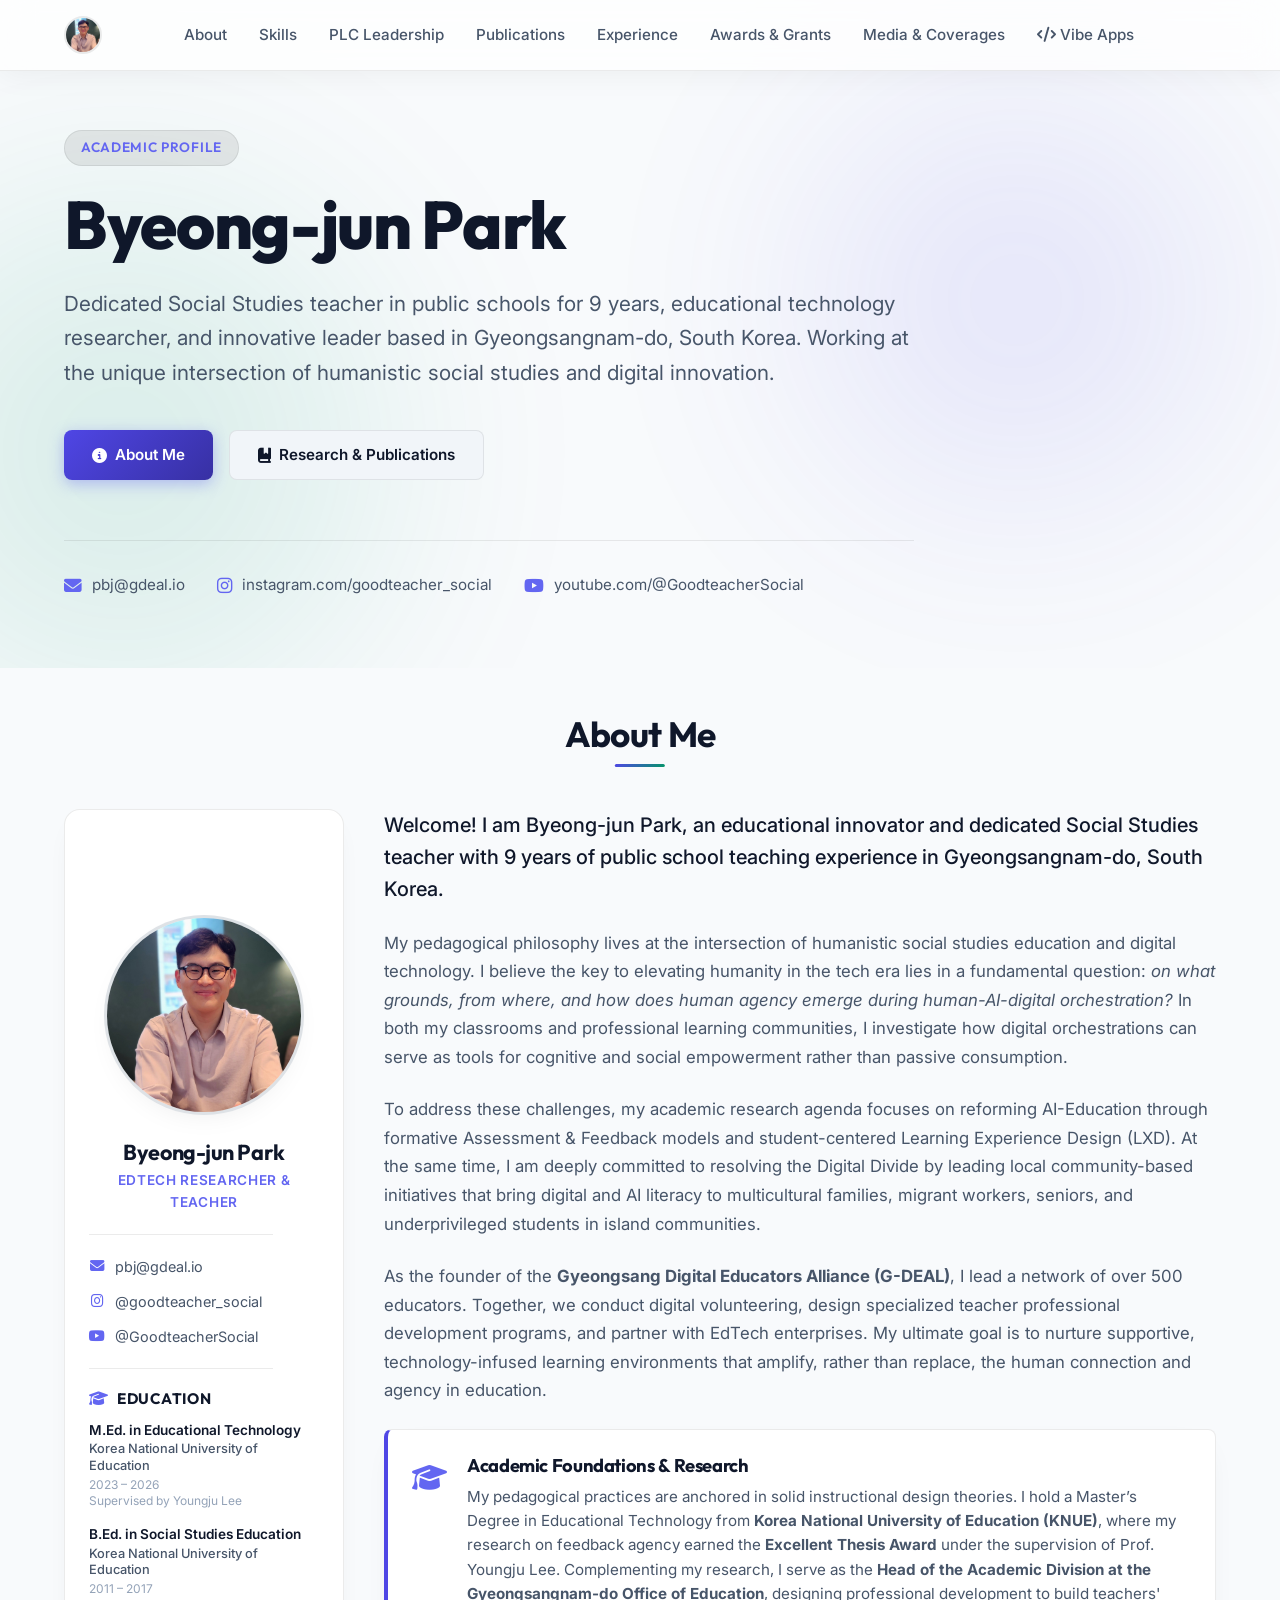
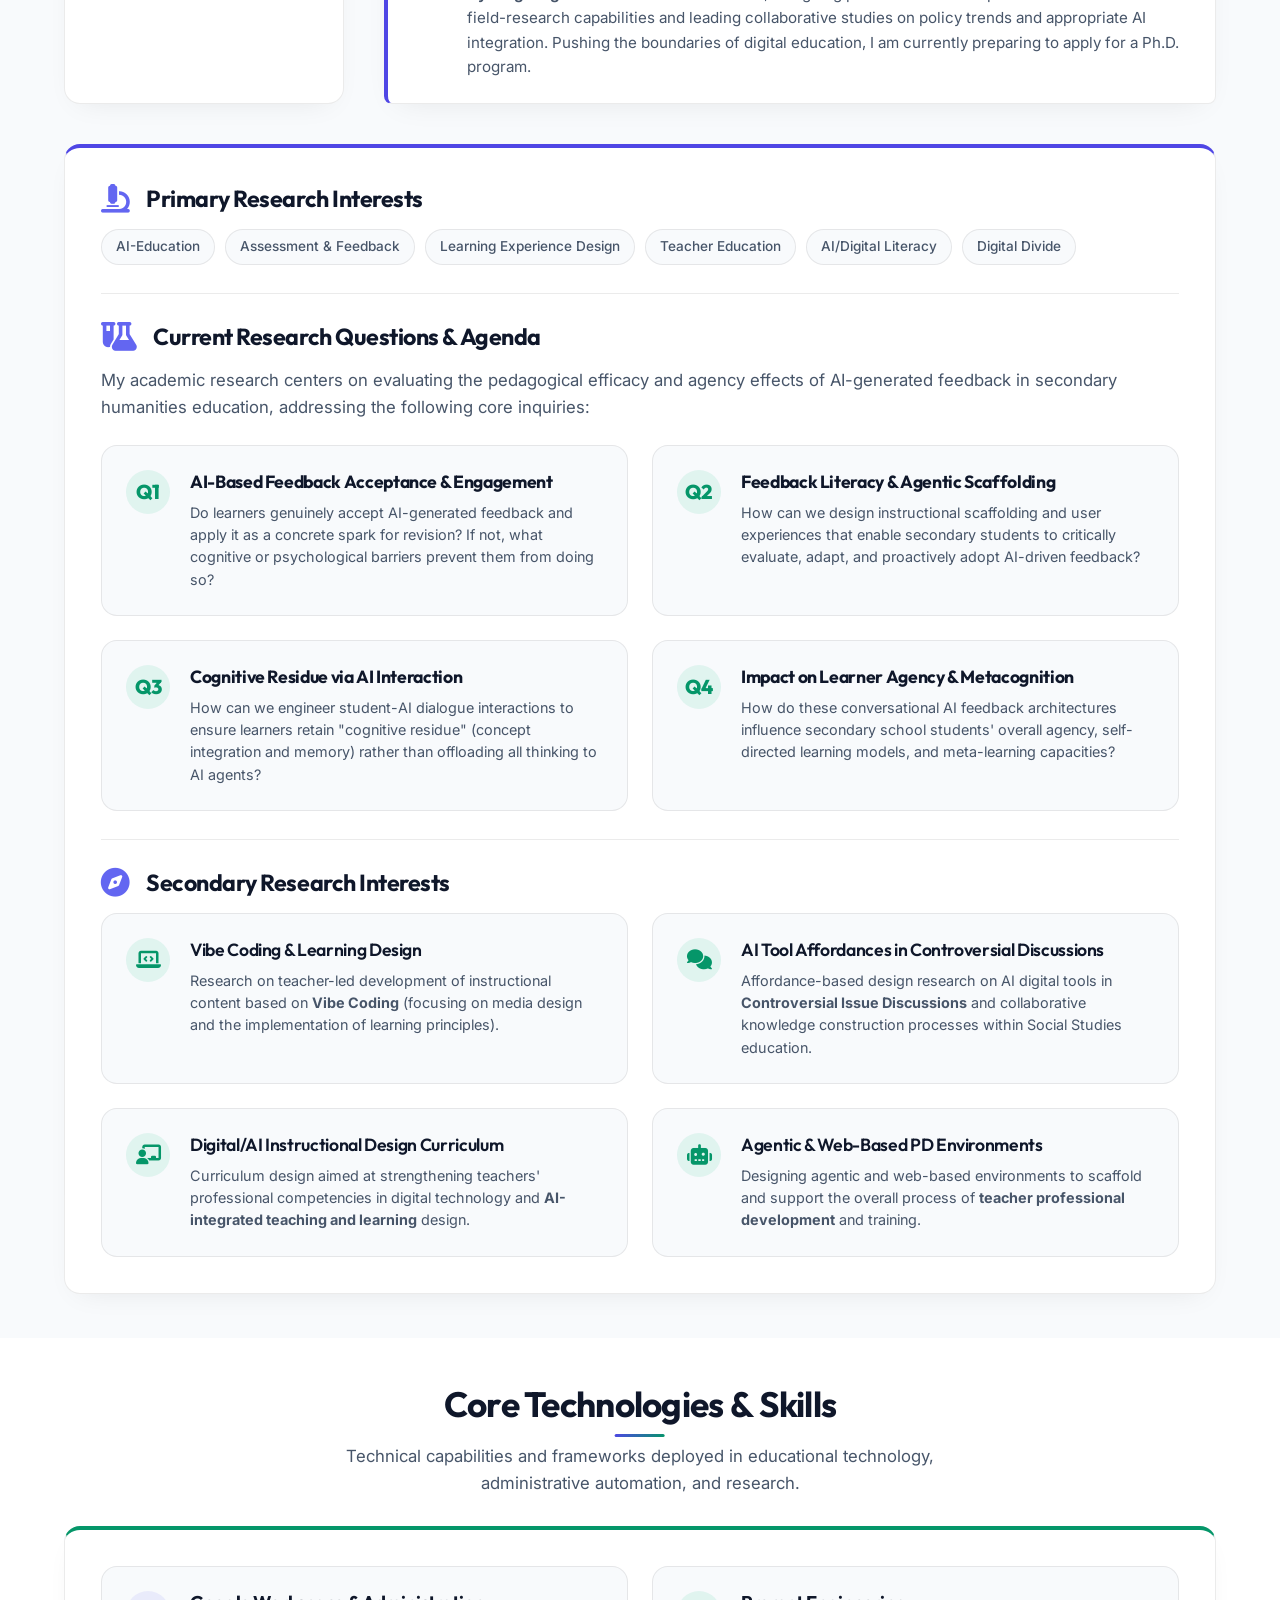
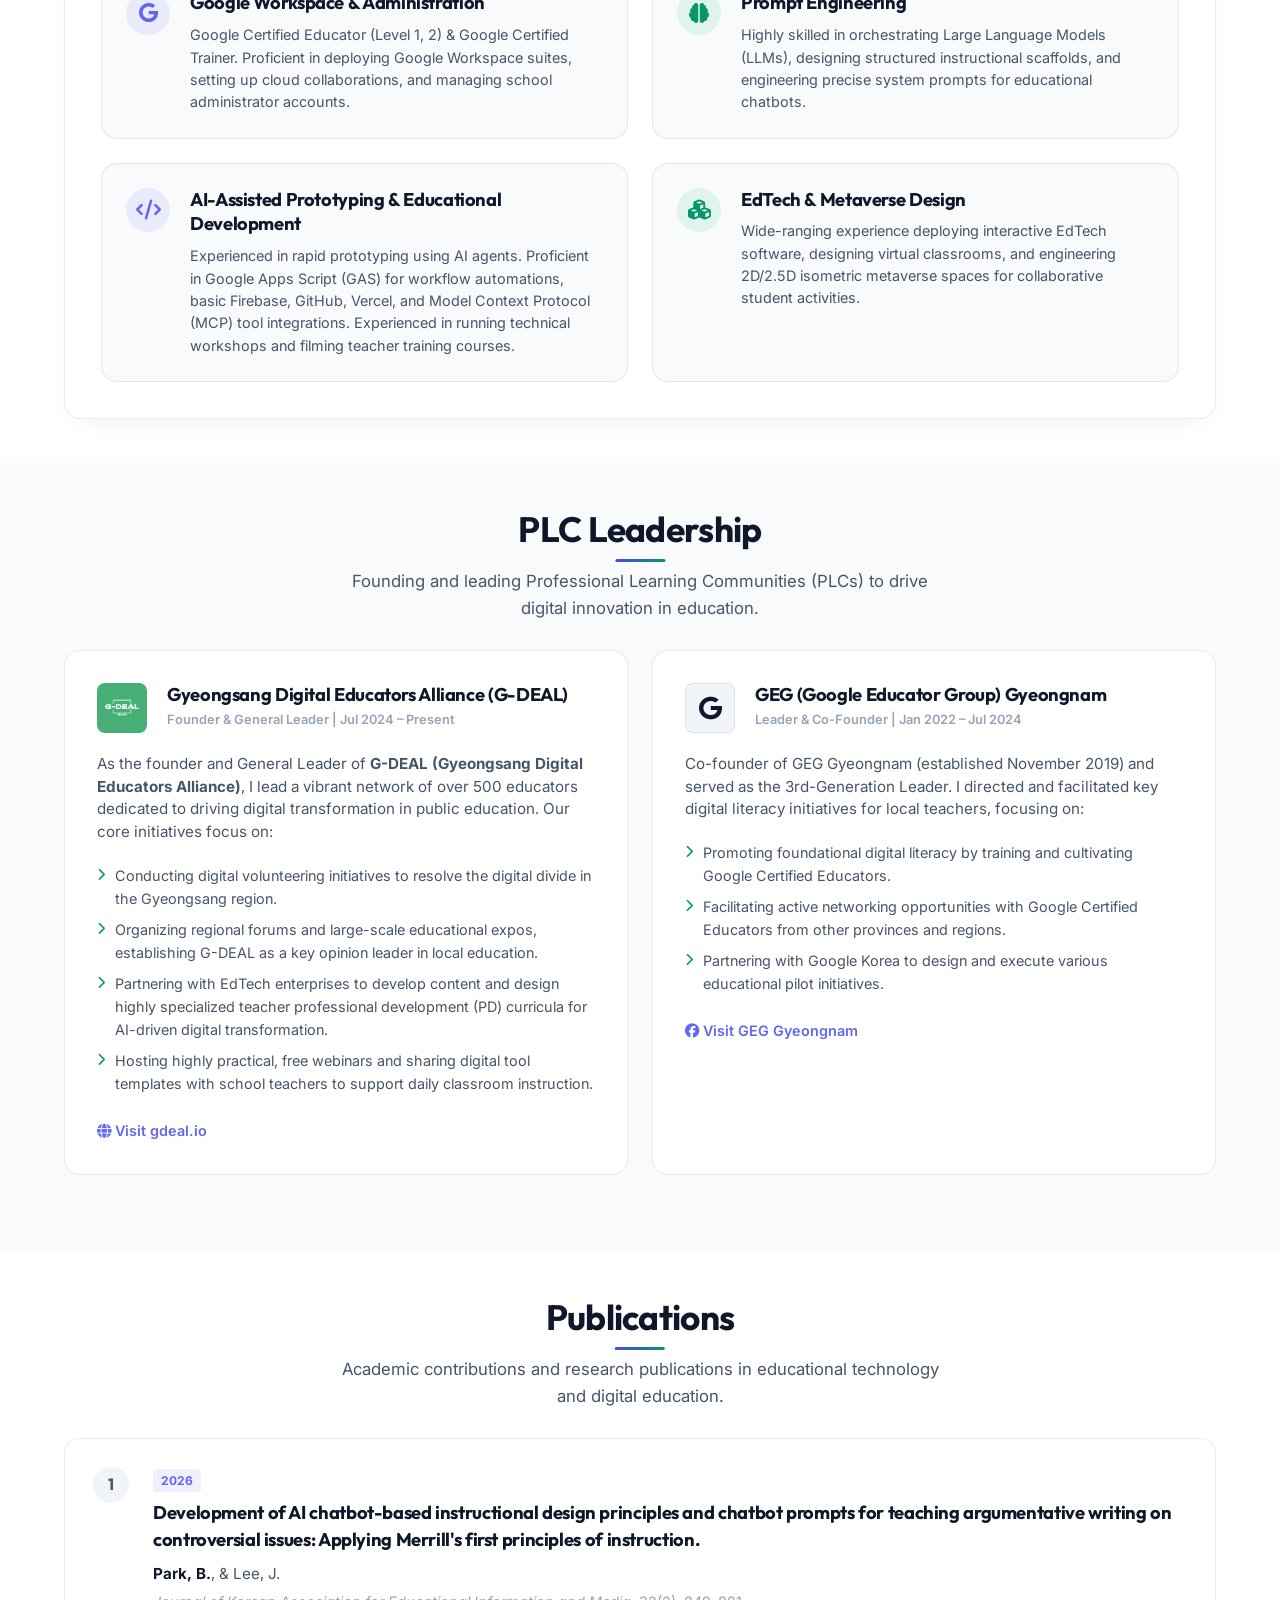
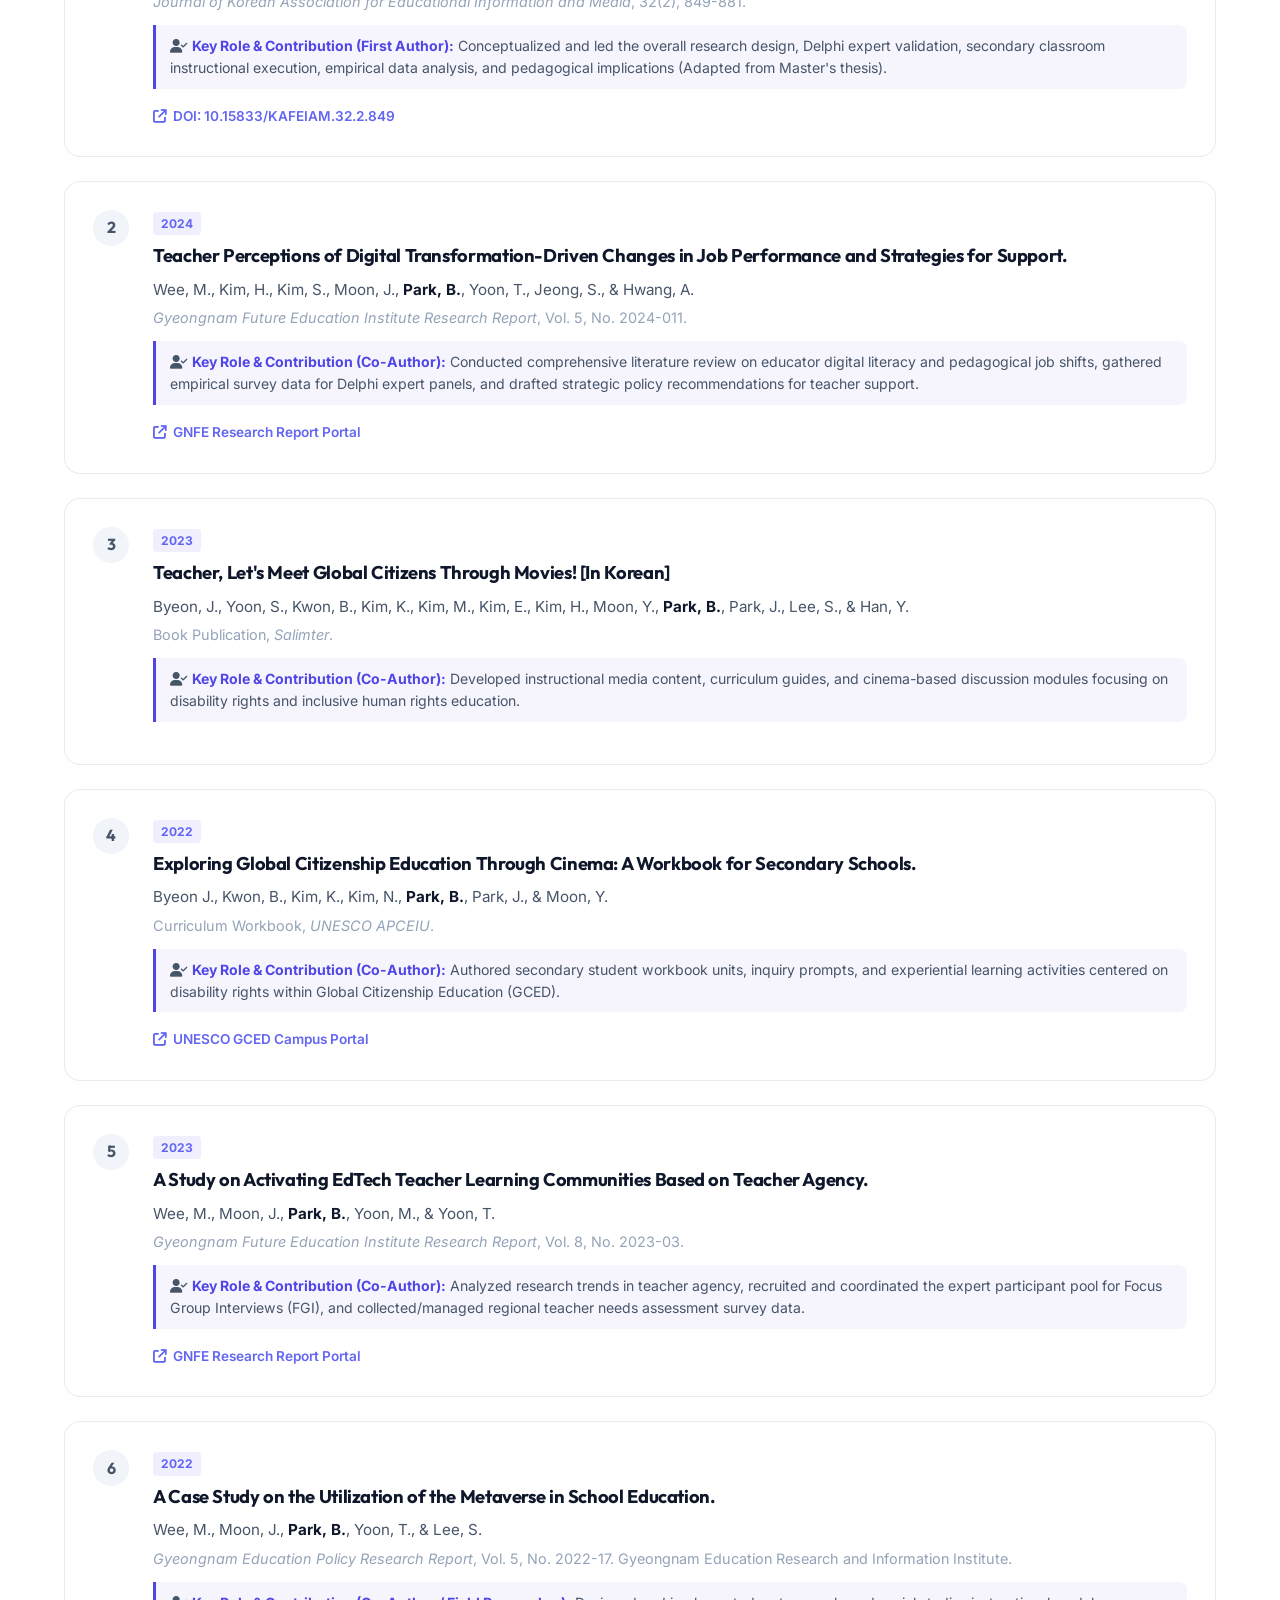
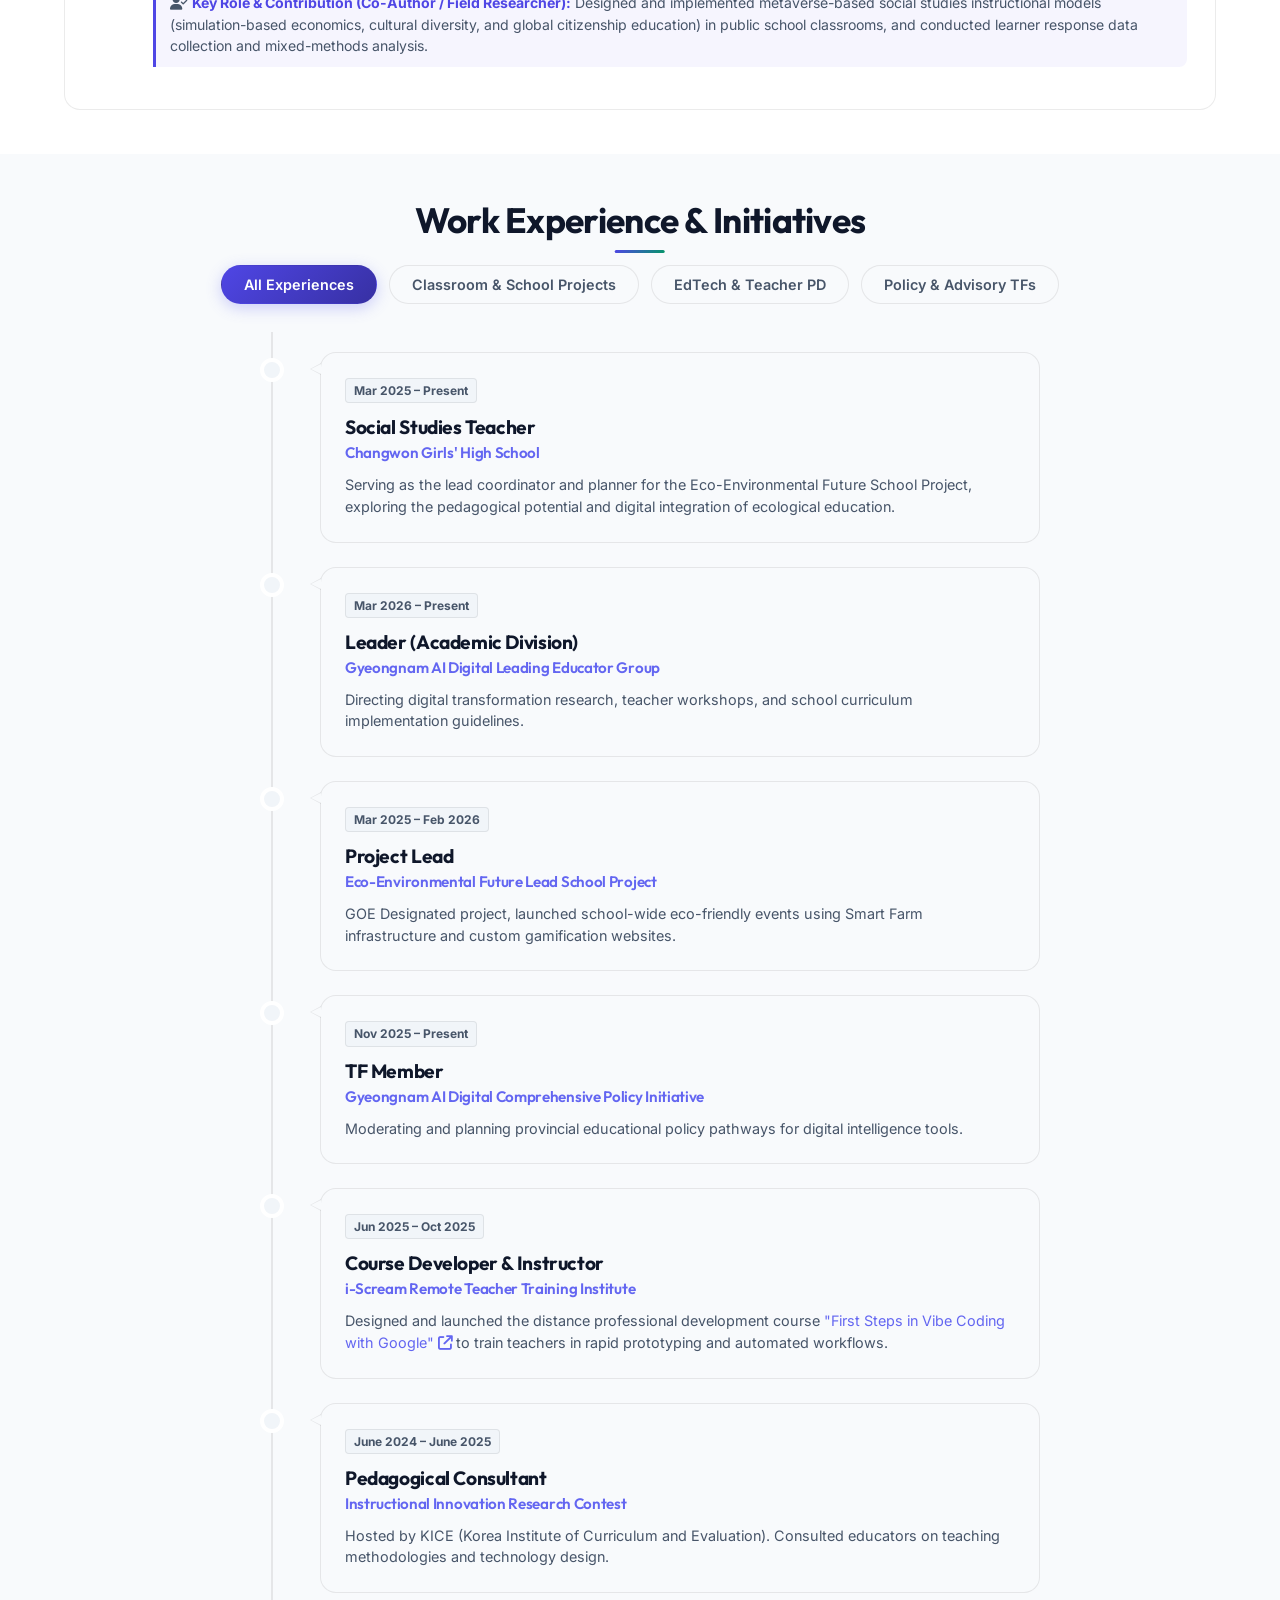
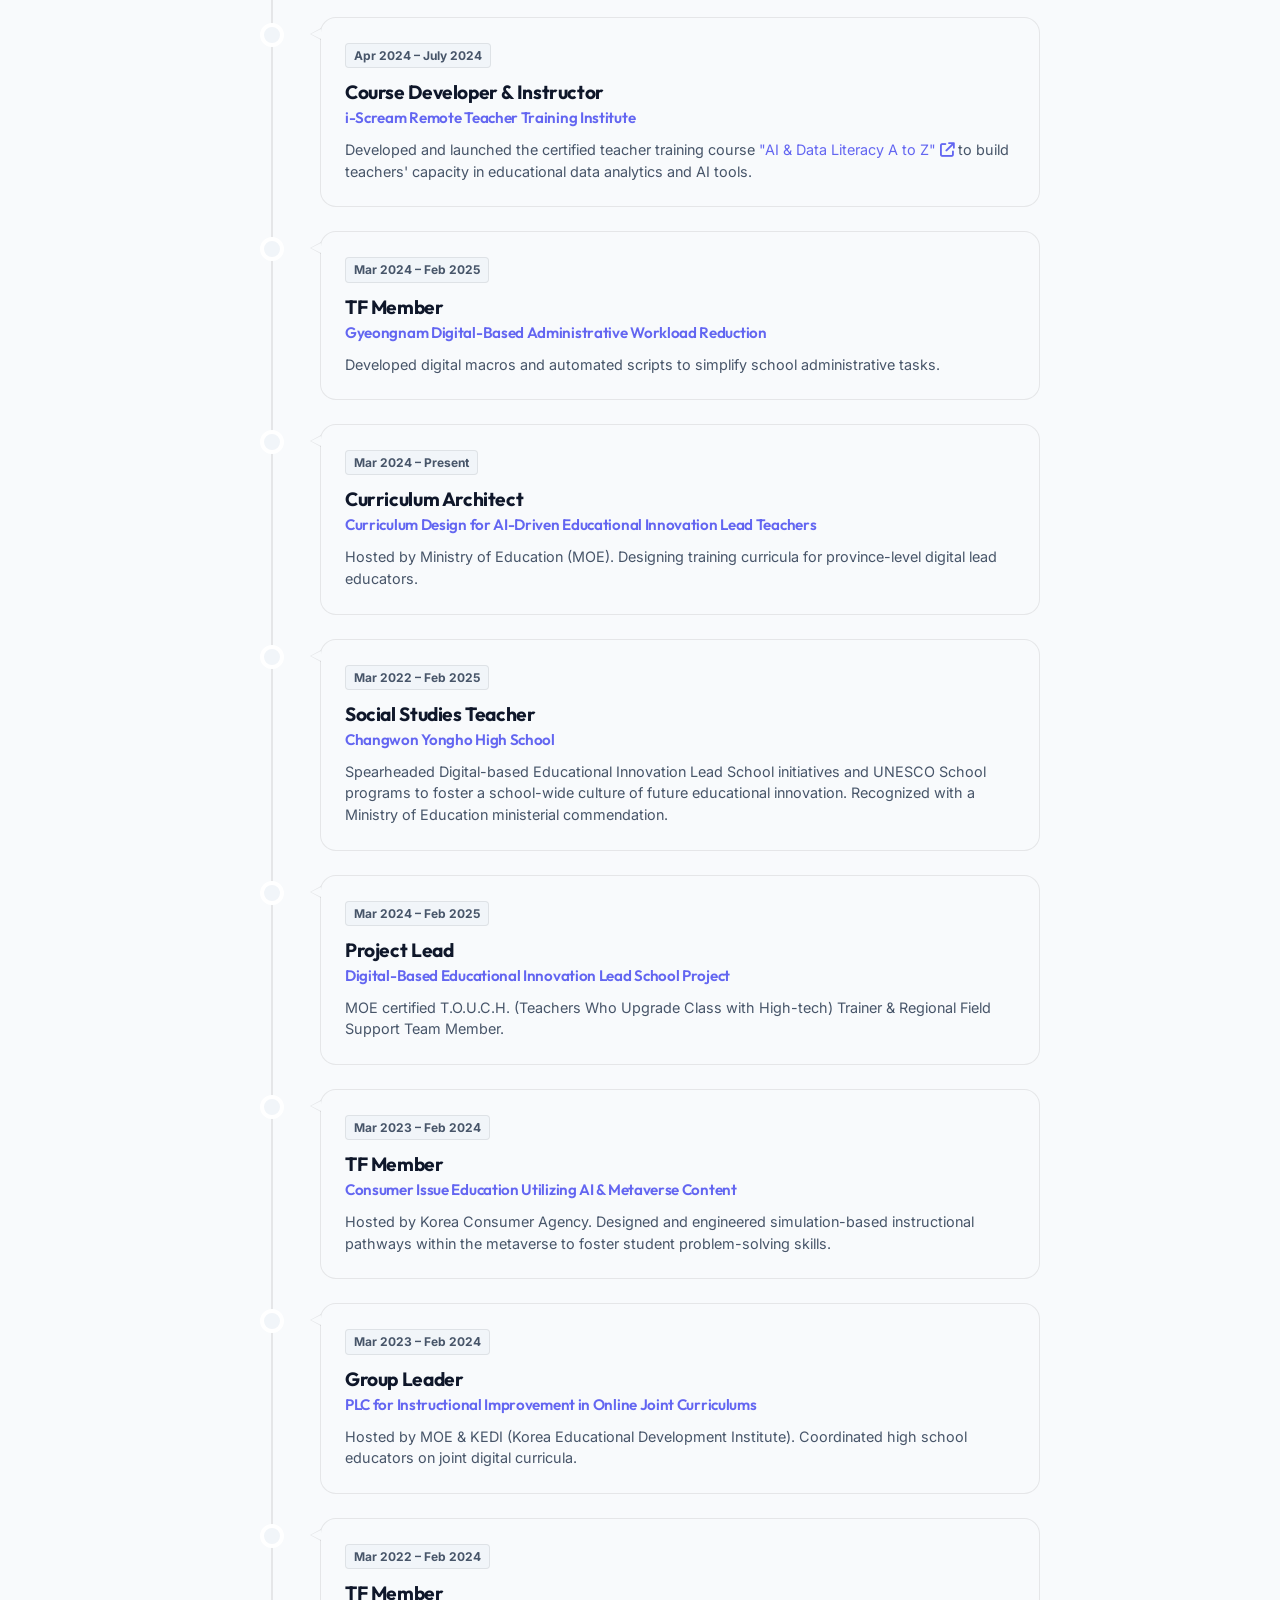
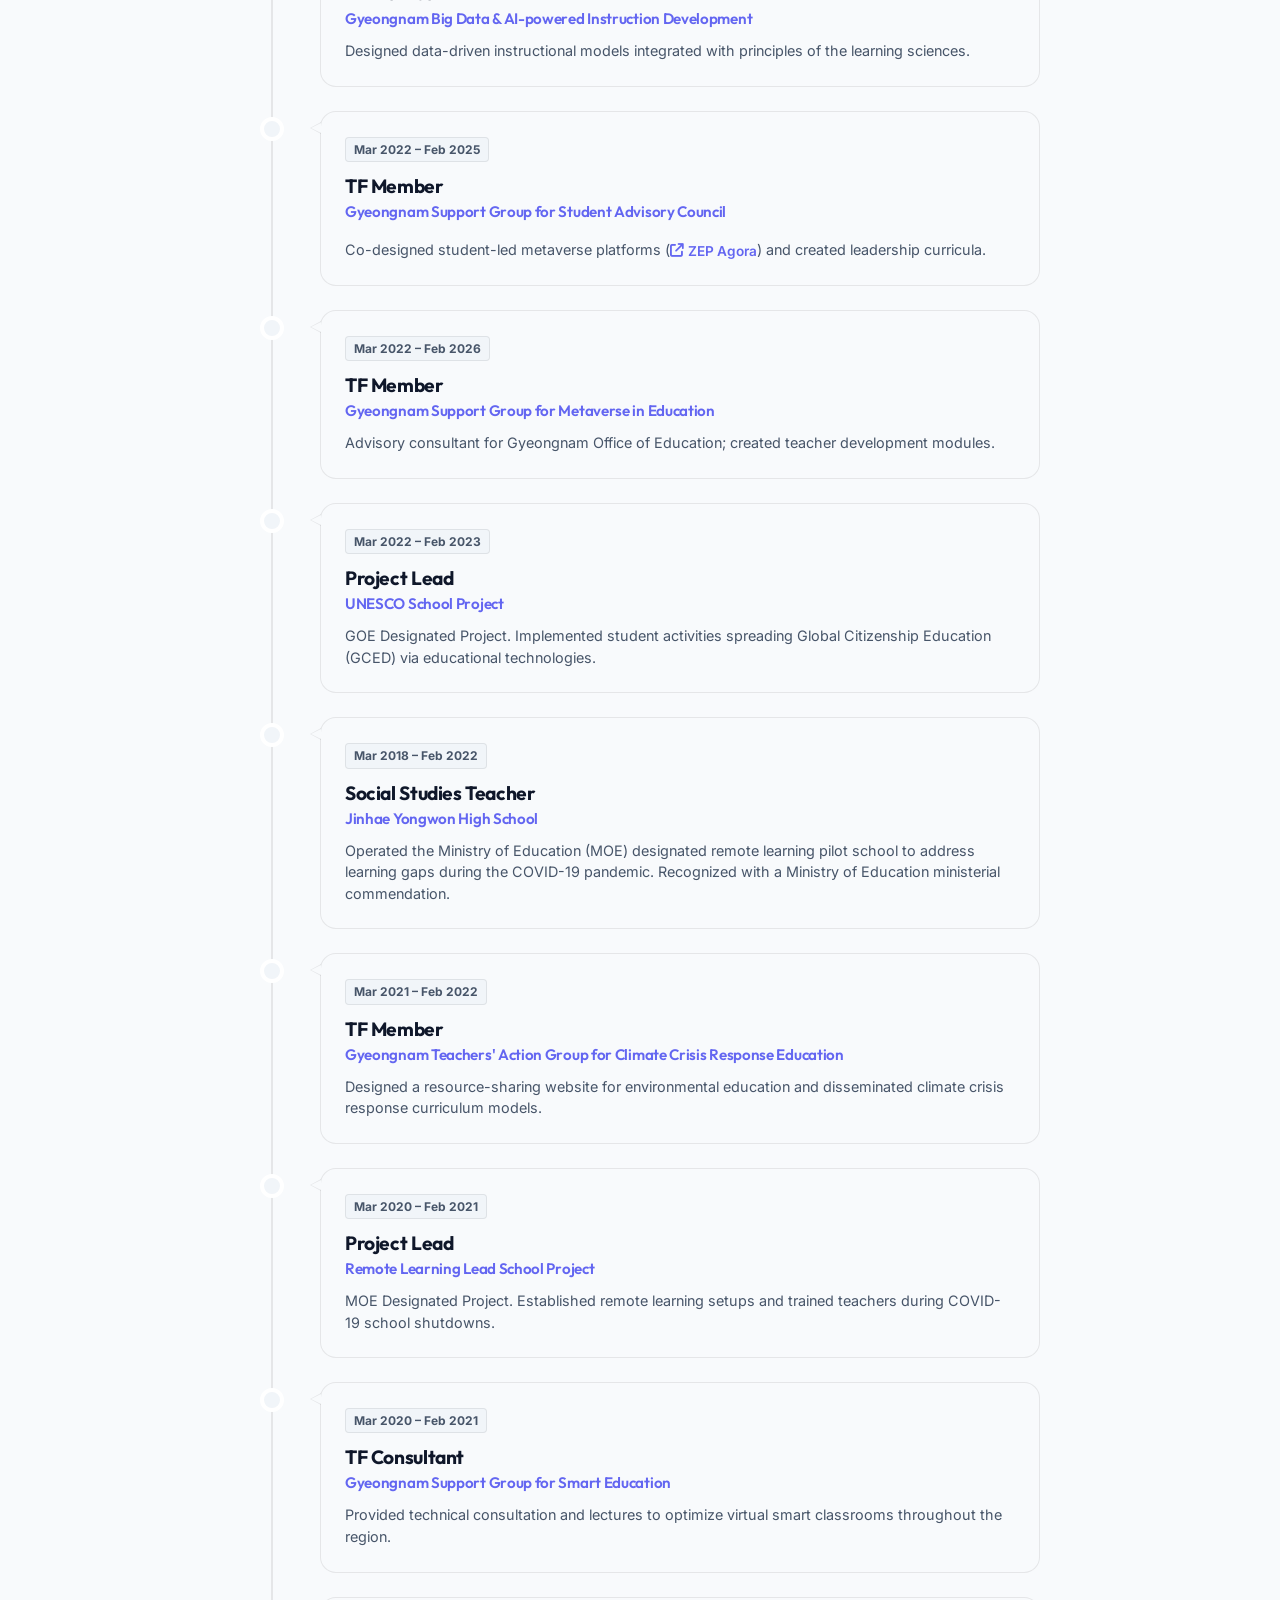
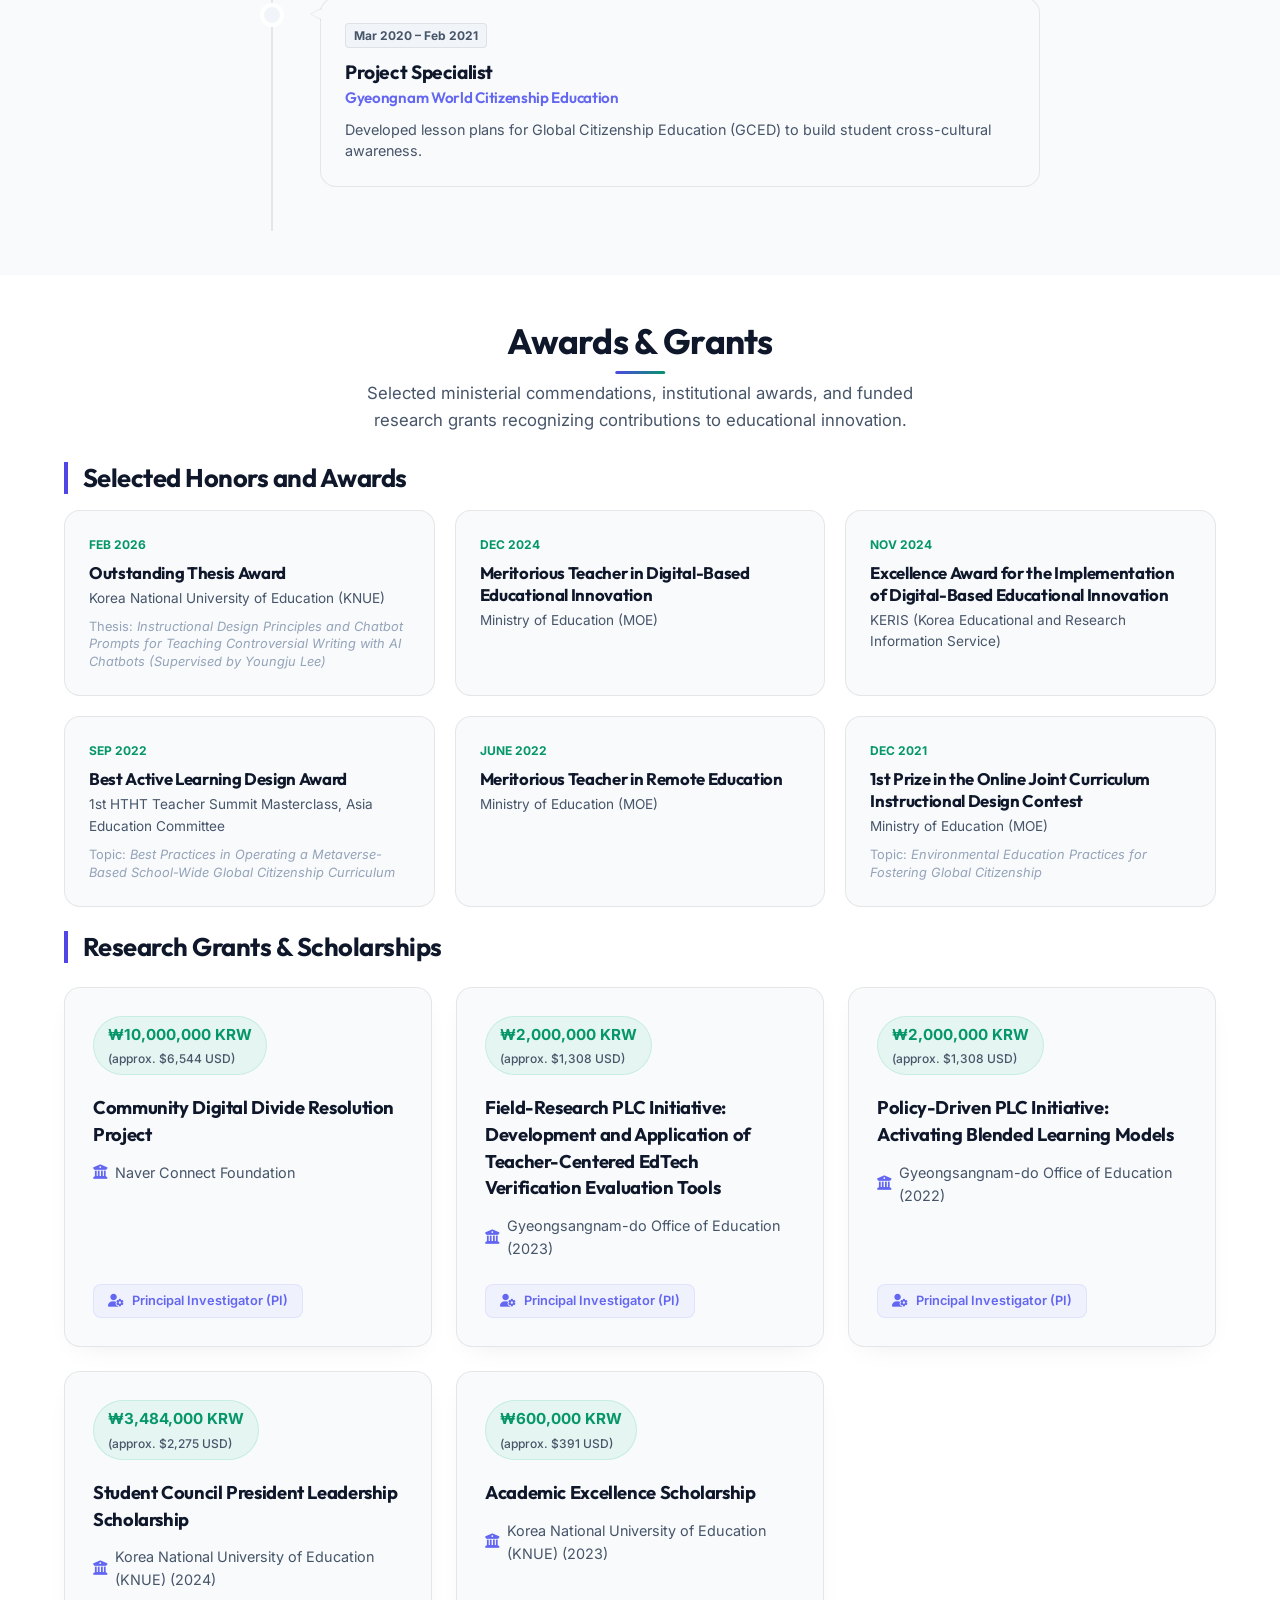
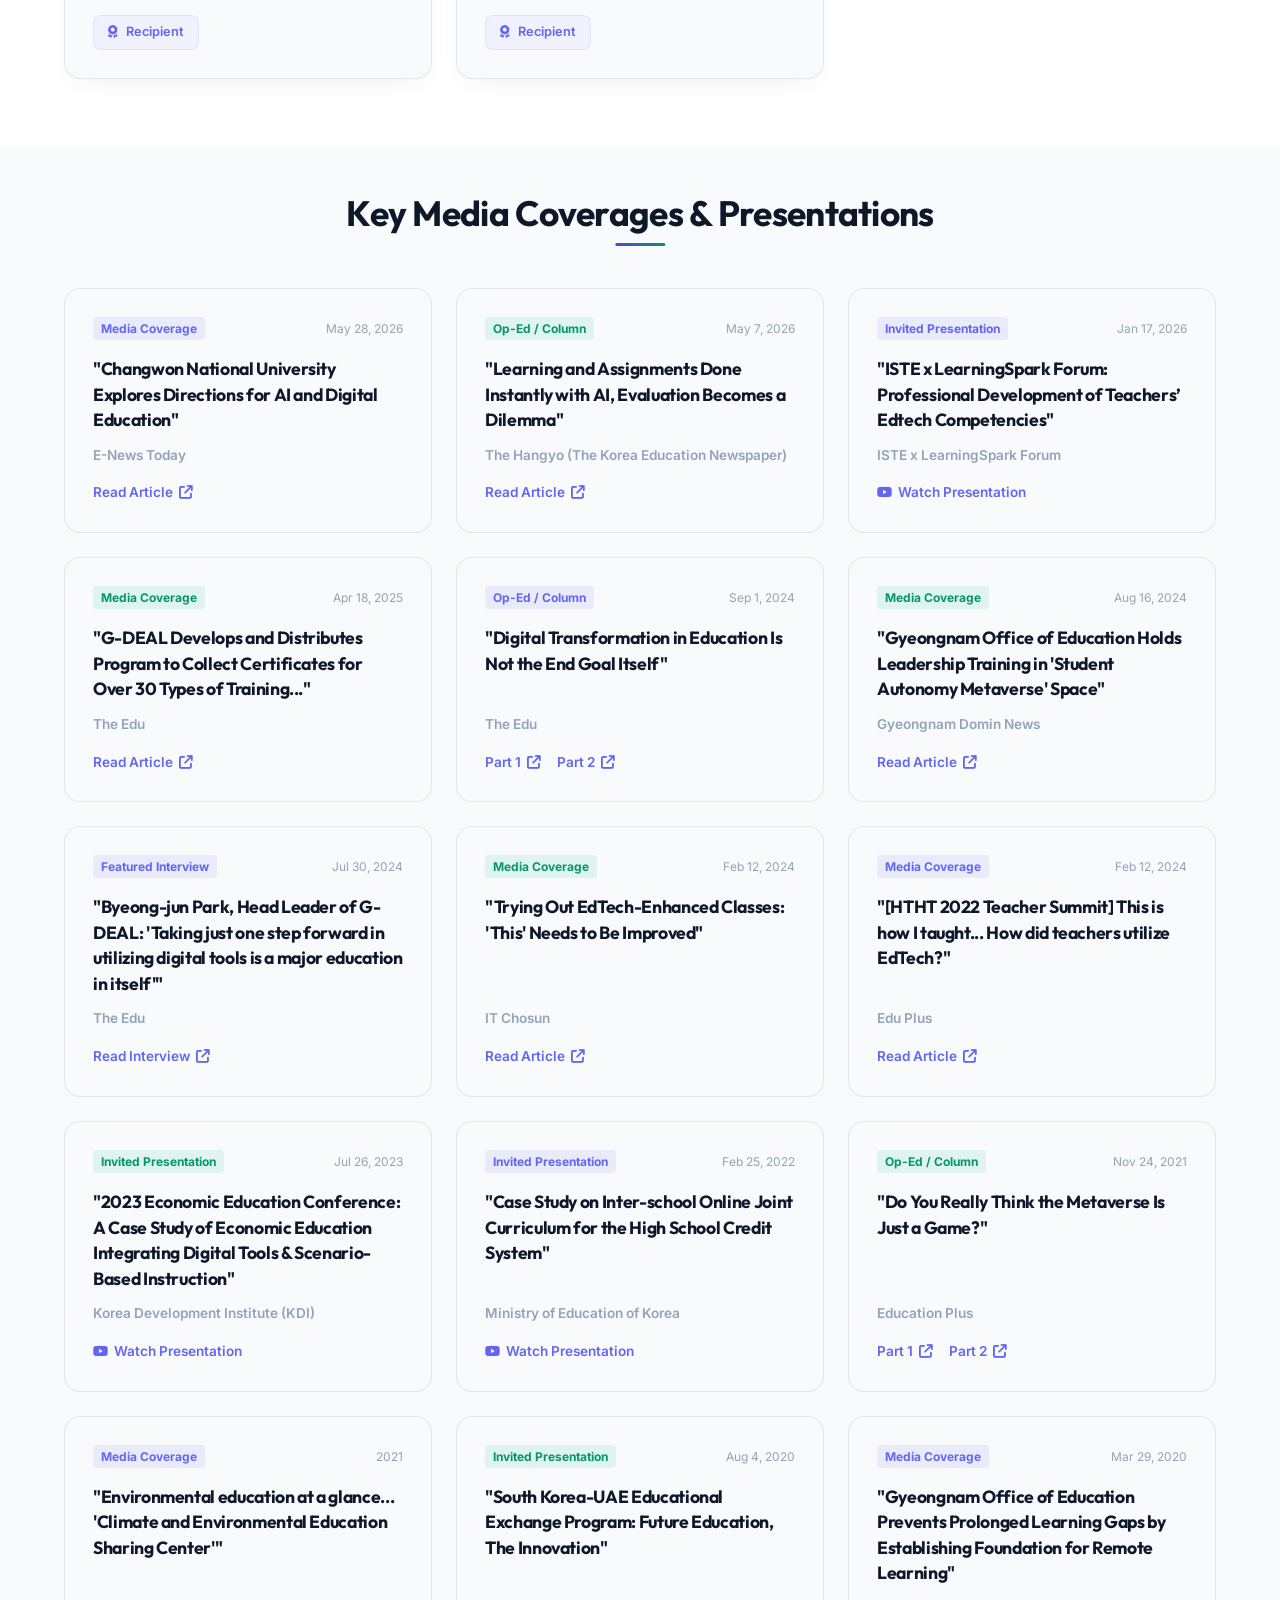
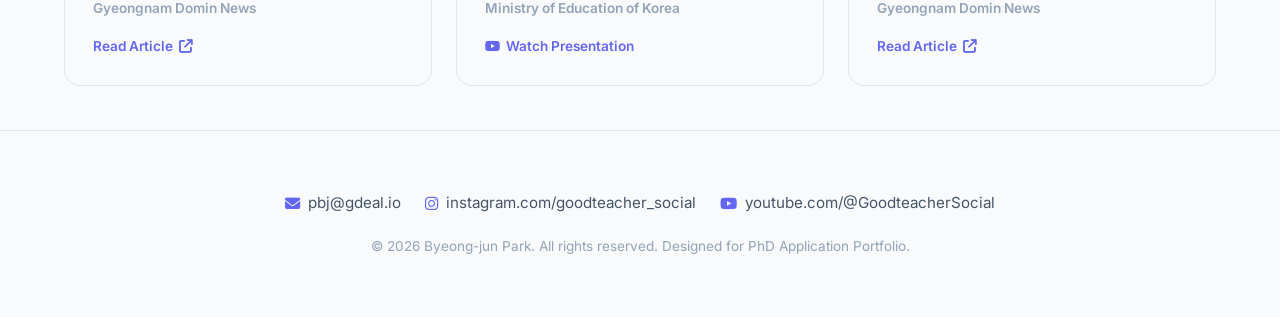
<file: index.html>
<!DOCTYPE html>
<html lang="en">
<head>
    <meta charset="UTF-8">
    <meta name="viewport" content="width=device-width, initial-scale=1.0">
    <title>Byeong-jun Park | Educator & AIEd Researcher</title>
    
    <!-- SEO Meta Tags -->
    <meta name="description" content="Academic profile of Byeong-jun Park: A public school educator and AIEd researcher exploring human agency, formative feedback, and pedagogical innovation in the AI era.">
    <meta name="keywords" content="Byeong-jun Park, EdTech, Vibe Coding, G-DEAL, Educational Technology, Seoul National University, SNU, KNUE, AI Education, South Korea, Portfolio">
    <meta name="author" content="Byeong-jun Park">
    
    <!-- Open Graph / Facebook -->
    <meta property="og:type" content="website">
    <meta property="og:url" content="https://byeongjunpark.github.io/introduce/">
    <meta property="og:title" content="Byeong-jun Park | Educator & AIEd Researcher">
    <meta property="og:description" content="Explore the educational reflections, AIEd research, publications, and teaching career of Byeong-jun Park.">
    <meta property="og:image" content="https://byeongjunpark.github.io/introduce/assets/og-image.png">

    <!-- Twitter -->
    <meta property="twitter:card" content="summary_large_image">
    <meta property="twitter:url" content="https://byeongjunpark.github.io/introduce/">
    <meta property="twitter:title" content="Byeong-jun Park | Educator & AIEd Researcher">
    <meta property="twitter:description" content="Explore the educational reflections, AIEd research, publications, and teaching career of Byeong-jun Park.">
    <meta property="twitter:image" content="https://byeongjunpark.github.io/introduce/assets/og-image.png">

    <!-- Google Fonts & FontAwesome -->
    <link rel="preconnect" href="https://fonts.googleapis.com">
    <link rel="preconnect" href="https://fonts.gstatic.com" crossorigin>
    <link href="https://fonts.googleapis.com/css2?family=Inter:wght@300;400;500;600;700&family=Outfit:wght@400;500;600;700;800&display=swap" rel="stylesheet">
    <link rel="stylesheet" href="https://cdnjs.cloudflare.com/ajax/libs/font-awesome/6.4.0/css/all.min.css">
    
    <!-- Stylesheet -->
    <link rel="stylesheet" href="style.css?v=2.2">
</head>
<body data-theme="light">
    <!-- Navigation -->
    <nav class="navbar" id="navbar">
        <div class="nav-container">
            <a href="#hero" class="nav-logo">
                <img src="profile.jpg" alt="Byeong-jun Park" class="nav-logo-img">
            </a>
            <ul class="nav-links">
                <li><a href="#about" class="nav-link">About</a></li>
                <li><a href="#skills" class="nav-link">Skills</a></li>
                <li><a href="#leadership-plcs" class="nav-link">PLC Leadership</a></li>
                <li><a href="#publications" class="nav-link">Publications</a></li>
                <li><a href="#experience" class="nav-link">Experience</a></li>
                <li><a href="#awards" class="nav-link">Awards & Grants</a></li>
                <li><a href="#media" class="nav-link">Media & Coverages</a></li>
                <li><a href="vibe-portfolio.html" class="nav-link"><i class="fa-solid fa-code"></i> Vibe Apps</a></li>
            </ul>
            <div class="nav-actions">
                <button class="mobile-menu-toggle" id="mobile-menu-toggle" aria-label="Toggle navigation menu">
                    <i class="fa-solid fa-bars"></i>
                </button>
            </div>
        </div>
    </nav>

    <!-- Mobile Navigation Drawer -->
    <div class="mobile-nav" id="mobile-nav">
        <ul class="mobile-nav-links">
            <li><a href="#about" class="mobile-nav-link">About</a></li>
            <li><a href="#skills" class="mobile-nav-link">Skills</a></li>
            <li><a href="#leadership-plcs" class="mobile-nav-link">PLC Leadership</a></li>
            <li><a href="#publications" class="mobile-nav-link">Publications</a></li>
            <li><a href="#experience" class="mobile-nav-link">Experience</a></li>
            <li><a href="#awards" class="mobile-nav-link">Awards & Grants</a></li>
            <li><a href="#media" class="mobile-nav-link">Media & Coverages</a></li>
            <li><a href="vibe-portfolio.html" class="mobile-nav-link"><i class="fa-solid fa-code"></i> Vibe Apps</a></li>
        </ul>
    </div>

    <!-- Hero Section -->
    <section class="hero-section" id="hero">
        <div class="hero-bg-shapes">
            <div class="shape shape-1"></div>
            <div class="shape shape-2"></div>
        </div>
        <div class="section-container hero-container">
            <div class="hero-content">
                <div class="badge fade-in">Academic Profile</div>
                <h1 class="hero-title fade-in">
                    Byeong-jun Park
                </h1>
                <p class="hero-subtitle fade-in">
                    Dedicated Social Studies teacher in public schools for 9 years, educational technology researcher, and innovative leader based in Gyeongsangnam-do, South Korea. Working at the unique intersection of humanistic social studies and digital innovation.
                </p>
                <div class="hero-cta fade-in">
                    <a href="#about" class="btn btn-primary"><i class="fa-solid fa-circle-info"></i> About Me</a>
                    <a href="#publications" class="btn btn-secondary"><i class="fa-solid fa-book-bookmark"></i> Research & Publications</a>
                </div>
                <div class="hero-meta fade-in">
                    <div class="meta-item">
                        <i class="fa-solid fa-envelope"></i>
                        <a href="mailto:pbj@gdeal.io">pbj@gdeal.io</a>
                    </div>
                    <div class="meta-item">
                        <i class="fa-brands fa-instagram"></i>
                        <a href="https://instagram.com/goodteacher_social" target="_blank">instagram.com/goodteacher_social</a>
                    </div>
                    <div class="meta-item">
                        <i class="fa-brands fa-youtube"></i>
                        <a href="https://www.youtube.com/@GoodteacherSocial" target="_blank">youtube.com/@GoodteacherSocial</a>
                    </div>
                </div>
            </div>
        </div>
    </section>

    <!-- About Section -->
    <section class="about-section" id="about">
        <div class="section-container">
            <h2 class="section-title text-center">About Me</h2>
            
            <div class="about-academic-layout">
                <!-- Left: Profile Photo Sidebar -->
                <div class="profile-sidebar-card">
                    <div class="profile-img-container">
                        <img src="profile.jpg" alt="Byeong-jun Park" class="profile-img" onerror="this.style.display='none'; document.getElementById('profile-fallback').style.display='flex';">
                        <div id="profile-fallback" class="profile-fallback">
                            <i class="fa-solid fa-user-tie"></i>
                            <span class="fallback-text">Photo Placeholder<br><small>Place photo as profile.jpg in main folder</small></span>
                        </div>
                    </div>
                    <div class="profile-quick-details">
                        <h3>Byeong-jun Park</h3>
                        <p class="position">EdTech Researcher & Teacher</p>
                        <div class="sidebar-divider"></div>
                        <div class="sidebar-contact-info">
                            <a href="mailto:pbj@gdeal.io"><i class="fa-solid fa-envelope"></i> pbj@gdeal.io</a>
                            <a href="https://instagram.com/goodteacher_social" target="_blank"><i class="fa-brands fa-instagram"></i> @goodteacher_social</a>
                            <a href="https://www.youtube.com/@GoodteacherSocial" target="_blank"><i class="fa-brands fa-youtube"></i> @GoodteacherSocial</a>
                        </div>
                        <div class="sidebar-divider"></div>
                        <div class="sidebar-education">
                            <h4><i class="fa-solid fa-graduation-cap"></i> Education</h4>
                            <div class="edu-item">
                                <span class="edu-degree">M.Ed. in Educational Technology</span>
                                <span class="edu-school">Korea National University of Education</span>
                                <span class="edu-meta">2023 – 2026<br><small>Supervised by Youngju Lee</small></span>
                            </div>
                            <div class="edu-item">
                                <span class="edu-degree">B.Ed. in Social Studies Education</span>
                                <span class="edu-school">Korea National University of Education</span>
                                <span class="edu-meta">2011 – 2017</span>
                            </div>
                        </div>
                    </div>
                </div>

                <!-- Right: Detailed Credentials & Narrative -->
                <div class="about-academic-text">
                    <p class="lead">
                        Welcome! I am Byeong-jun Park, an educational innovator and dedicated Social Studies teacher with 9 years of public school teaching experience in Gyeongsangnam-do, South Korea.
                    </p>
                    <p>
                        My pedagogical philosophy lives at the intersection of humanistic social studies education and digital technology. I believe the key to elevating humanity in the tech era lies in a fundamental question: <em>on what grounds, from where, and how does human agency emerge during human-AI-digital orchestration?</em> In both my classrooms and professional learning communities, I investigate how digital orchestrations can serve as tools for cognitive and social empowerment rather than passive consumption.
                    </p>
                    <p>
                        To address these challenges, my academic research agenda focuses on reforming AI-Education through formative Assessment & Feedback models and student-centered Learning Experience Design (LXD). At the same time, I am deeply committed to resolving the Digital Divide by leading local community-based initiatives that bring digital and AI literacy to multicultural families, migrant workers, seniors, and underprivileged students in island communities.
                    </p>
                    <p>
                        As the founder of the <strong>Gyeongsang Digital Educators Alliance (G-DEAL)</strong>, I lead a network of over 500 educators. Together, we conduct digital volunteering, design specialized teacher professional development programs, and partner with EdTech enterprises. My ultimate goal is to nurture supportive, technology-infused learning environments that amplify, rather than replace, the human connection and agency in education.
                    </p>
                    
                    <div class="academic-callout">
                        <div class="callout-icon"><i class="fa-solid fa-graduation-cap"></i></div>
                        <div class="callout-content">
                            <h4>Academic Foundations & Research</h4>
                            <p>
                                My pedagogical practices are anchored in solid instructional design theories. I hold a Master’s Degree in Educational Technology from <strong>Korea National University of Education (KNUE)</strong>, where my research on feedback agency earned the <strong>Excellent Thesis Award</strong> under the supervision of Prof. Youngju Lee. Complementing my research, I serve as the <strong>Head of the Academic Division at the Gyeongsangnam-do Office of Education</strong>, designing professional development to build teachers' field-research capabilities and leading collaborative studies on policy trends and appropriate AI integration. Pushing the boundaries of digital education, I am currently preparing to apply for a Ph.D. program.
                            </p>
                        </div>
                    </div>

                </div>
            </div>

            <!-- Research Agenda block -->
            <div class="research-agenda-block">
                <div class="interests-container">
                    <div class="agenda-header">
                        <i class="fa-solid fa-microscope"></i>
                        <h3>Primary Research Interests</h3>
                    </div>
                    <div class="interests-tags" style="margin-top: 16px;">
                        <span class="interest-tag">AI-Education</span>
                        <span class="interest-tag">Assessment & Feedback</span>
                        <span class="interest-tag">Learning Experience Design</span>
                        <span class="interest-tag">Teacher Education</span>
                        <span class="interest-tag">AI/Digital Literacy</span>
                        <span class="interest-tag">Digital Divide</span>
                    </div>
                </div>

                <div class="interests-divider"></div>

                <div class="agenda-header">
                    <i class="fa-solid fa-flask-vial"></i>
                    <h3>Current Research Questions & Agenda</h3>
                </div>
                <p class="agenda-intro">My academic research centers on evaluating the pedagogical efficacy and agency effects of AI-generated feedback in secondary humanities education, addressing the following core inquiries:</p>
                <div class="agenda-grid">
                    <div class="agenda-card-item">
                        <span class="agenda-num">Q1</span>
                        <div class="agenda-body">
                            <h4>AI-Based Feedback Acceptance & Engagement</h4>
                            <p>Do learners genuinely accept AI-generated feedback and apply it as a concrete spark for revision? If not, what cognitive or psychological barriers prevent them from doing so?</p>
                        </div>
                    </div>
                    <div class="agenda-card-item">
                        <span class="agenda-num">Q2</span>
                        <div class="agenda-body">
                            <h4>Feedback Literacy & Agentic Scaffolding</h4>
                            <p>How can we design instructional scaffolding and user experiences that enable secondary students to critically evaluate, adapt, and proactively adopt AI-driven feedback?</p>
                        </div>
                    </div>
                    <div class="agenda-card-item">
                        <span class="agenda-num">Q3</span>
                        <div class="agenda-body">
                            <h4>Cognitive Residue via AI Interaction</h4>
                            <p>How can we engineer student-AI dialogue interactions to ensure learners retain "cognitive residue" (concept integration and memory) rather than offloading all thinking to AI agents?</p>
                        </div>
                    </div>
                    <div class="agenda-card-item">
                        <span class="agenda-num">Q4</span>
                        <div class="agenda-body">
                            <h4>Impact on Learner Agency & Metacognition</h4>
                            <p>How do these conversational AI feedback architectures influence secondary school students' overall agency, self-directed learning models, and meta-learning capacities?</p>
                        </div>
                    </div>
                </div>

                <div class="interests-divider"></div>

                <!-- Secondary Research Interests -->
                <div class="secondary-interests-section">
                    <div class="agenda-header">
                        <i class="fa-solid fa-compass"></i>
                        <h3>Secondary Research Interests</h3>
                    </div>
                    <div class="secondary-interests-grid">
                        <div class="secondary-card-item">
                            <div class="secondary-icon-badge">
                                <i class="fa-solid fa-laptop-code"></i>
                            </div>
                            <div class="secondary-body">
                                <h4>Vibe Coding & Learning Design</h4>
                                <p>Research on teacher-led development of instructional content based on <strong>Vibe Coding</strong> (focusing on media design and the implementation of learning principles).</p>
                            </div>
                        </div>
                        <div class="secondary-card-item">
                            <div class="secondary-icon-badge">
                                <i class="fa-solid fa-comments"></i>
                            </div>
                            <div class="secondary-body">
                                <h4>AI Tool Affordances in Controversial Discussions</h4>
                                <p>Affordance-based design research on AI digital tools in <strong>Controversial Issue Discussions</strong> and collaborative knowledge construction processes within Social Studies education.</p>
                            </div>
                        </div>
                        <div class="secondary-card-item">
                            <div class="secondary-icon-badge">
                                <i class="fa-solid fa-chalkboard-user"></i>
                            </div>
                            <div class="secondary-body">
                                <h4>Digital/AI Instructional Design Curriculum</h4>
                                <p>Curriculum design aimed at strengthening teachers' professional competencies in digital technology and <strong>AI-integrated teaching and learning</strong> design.</p>
                            </div>
                        </div>
                        <div class="secondary-card-item">
                            <div class="secondary-icon-badge">
                                <i class="fa-solid fa-robot"></i>
                            </div>
                            <div class="secondary-body">
                                <h4>Agentic & Web-Based PD Environments</h4>
                                <p>Designing agentic and web-based environments to scaffold and support the overall process of <strong>teacher professional development</strong> and training.</p>
                            </div>
                        </div>
                    </div>
                </div>
            </div>
        </div>
    </section>

    <!-- Skills Section -->
    <section class="skills-section" id="skills">
        <div class="section-container">
            <h2 class="section-title text-center">Core Technologies & Skills</h2>
            <p class="section-subtitle text-center">
                Technical capabilities and frameworks deployed in educational technology, administrative automation, and research.
            </p>
            <div class="skills-block">
                <div class="skills-grid-detailed">
                    <!-- Skill 1 -->
                    <div class="skill-item-card">
                        <span class="skill-item-icon"><i class="fa-brands fa-google"></i></span>
                        <div class="skill-item-body">
                            <h4>Google Workspace & Administration</h4>
                            <p>Google Certified Educator (Level 1, 2) & Google Certified Trainer. Proficient in deploying Google Workspace suites, setting up cloud collaborations, and managing school administrator accounts.</p>
                        </div>
                    </div>
                    <!-- Skill 2 -->
                    <div class="skill-item-card">
                        <span class="skill-item-icon"><i class="fa-solid fa-brain"></i></span>
                        <div class="skill-item-body">
                            <h4>Prompt Engineering</h4>
                            <p>Highly skilled in orchestrating Large Language Models (LLMs), designing structured instructional scaffolds, and engineering precise system prompts for educational chatbots.</p>
                        </div>
                    </div>
                    <!-- Skill 3 -->
                    <div class="skill-item-card">
                        <span class="skill-item-icon"><i class="fa-solid fa-code"></i></span>
                        <div class="skill-item-body">
                            <h4>AI-Assisted Prototyping & Educational Development</h4>
                            <p>Experienced in rapid prototyping using AI agents. Proficient in Google Apps Script (GAS) for workflow automations, basic Firebase, GitHub, Vercel, and Model Context Protocol (MCP) tool integrations. Experienced in running technical workshops and filming teacher training courses.</p>
                        </div>
                    </div>
                    <!-- Skill 5 -->
                    <div class="skill-item-card">
                        <span class="skill-item-icon"><i class="fa-solid fa-cubes"></i></span>
                        <div class="skill-item-body">
                            <h4>EdTech & Metaverse Design</h4>
                            <p>Wide-ranging experience deploying interactive EdTech software, designing virtual classrooms, and engineering 2D/2.5D isometric metaverse spaces for collaborative student activities.</p>
                        </div>
                    </div>
                </div>
            </div>
        </div>
    </section>

    <!-- Leadership in PLCs Section -->
    <section class="leadership-plcs-section" id="leadership-plcs">
        <div class="section-container">
            <h2 class="section-title text-center">PLC Leadership</h2>
            <p class="section-subtitle text-center">Founding and leading Professional Learning Communities (PLCs) to drive digital innovation in education.</p>
            
            <div class="leadership-grid">
                <!-- Org 1 -->
                <div class="leader-card">
                    <div class="leader-card-header">
                        <div class="leader-logo-container gdeal-logo-container">
                            <img src="gdeal_logo.svg" alt="G-DEAL Logo" class="leader-logo-img">
                        </div>
                        <div>
                            <h4>Gyeongsang Digital Educators Alliance (G-DEAL)</h4>
                            <span class="leader-role">Founder & General Leader | Jul 2024 – Present</span>
                        </div>
                    </div>
                    <p class="leader-desc">
                        As the founder and General Leader of <strong>G-DEAL (Gyeongsang Digital Educators Alliance)</strong>, I lead a vibrant network of over 500 educators dedicated to driving digital transformation in public education. Our core initiatives focus on:
                    </p>
                    <ul class="styled-list leader-desc-list" style="margin-bottom: 24px; padding-left: 0;">
                        <li><i class="fa-solid fa-chevron-right"></i> Conducting digital volunteering initiatives to resolve the digital divide in the Gyeongsang region.</li>
                        <li><i class="fa-solid fa-chevron-right"></i> Organizing regional forums and large-scale educational expos, establishing G-DEAL as a key opinion leader in local education.</li>
                        <li><i class="fa-solid fa-chevron-right"></i> Partnering with EdTech enterprises to develop content and design highly specialized teacher professional development (PD) curricula for AI-driven digital transformation.</li>
                        <li><i class="fa-solid fa-chevron-right"></i> Hosting highly practical, free webinars and sharing digital tool templates with school teachers to support daily classroom instruction.</li>
                    </ul>
                    <div class="leader-link">
                        <a href="https://gdeal.io" target="_blank"><i class="fa-solid fa-globe"></i> Visit gdeal.io</a>
                    </div>
                </div>
                <!-- Org 2 -->
                <div class="leader-card">
                    <div class="leader-card-header">
                        <div class="leader-logo-container"><i class="fa-brands fa-google"></i></div>
                        <div>
                            <h4>GEG (Google Educator Group) Gyeongnam</h4>
                            <span class="leader-role">Leader & Co-Founder | Jan 2022 – Jul 2024</span>
                        </div>
                    </div>
                    <p class="leader-desc">
                        Co-founder of GEG Gyeongnam (established November 2019) and served as the 3rd-Generation Leader. I directed and facilitated key digital literacy initiatives for local teachers, focusing on:
                    </p>
                    <ul class="styled-list leader-desc-list" style="margin-bottom: 24px; padding-left: 0;">
                        <li><i class="fa-solid fa-chevron-right"></i> Promoting foundational digital literacy by training and cultivating Google Certified Educators.</li>
                        <li><i class="fa-solid fa-chevron-right"></i> Facilitating active networking opportunities with Google Certified Educators from other provinces and regions.</li>
                        <li><i class="fa-solid fa-chevron-right"></i> Partnering with Google Korea to design and execute various educational pilot initiatives.</li>
                    </ul>
                    <div class="leader-link">
                        <a href="https://www.facebook.com/groups/geggyeongnam/" target="_blank"><i class="fa-brands fa-facebook"></i> Visit GEG Gyeongnam</a>
                    </div>
                </div>
            </div>
        </div>
    </section>

    <!-- Publications Section -->
    <section class="publications-section" id="publications">
        <div class="section-container">
            <h2 class="section-title text-center">Publications</h2>
            <p class="section-subtitle text-center">Academic contributions and research publications in educational technology and digital education.</p>
            
            <div class="publications-list">
                <!-- Pub 1 -->
                <div class="pub-item">
                    <span class="pub-num">1</span>
                    <div class="pub-details">
                        <span class="pub-date">2026</span>
                        <h4 class="pub-title">Development of AI chatbot-based instructional design principles and chatbot prompts for teaching argumentative writing on controversial issues: Applying Merrill's first principles of instruction.</h4>
                        <p class="pub-authors"><strong>Park, B.</strong>, & Lee, J.</p>
                        <p class="pub-journal"><em>Journal of Korean Association for Educational Information and Media</em>, 32(2), 849-881.</p>
                        <p class="pub-role"><i class="fa-solid fa-user-check"></i> <strong>Key Role & Contribution (First Author):</strong> Conceptualized and led the overall research design, Delphi expert validation, secondary classroom instructional execution, empirical data analysis, and pedagogical implications (Adapted from Master's thesis).</p>
                        <a href="http://dx.doi.org/10.15833/KAFEIAM.32.2.849" target="_blank" class="pub-doi"><i class="fa-solid fa-arrow-up-right-from-square"></i> DOI: 10.15833/KAFEIAM.32.2.849</a>
                    </div>
                </div>
                <!-- Pub 2 -->
                <div class="pub-item">
                    <span class="pub-num">2</span>
                    <div class="pub-details">
                        <span class="pub-date">2024</span>
                        <h4 class="pub-title">Teacher Perceptions of Digital Transformation-Driven Changes in Job Performance and Strategies for Support.</h4>
                        <p class="pub-authors">Wee, M., Kim, H., Kim, S., Moon, J., <strong>Park, B.</strong>, Yoon, T., Jeong, S., & Hwang, A.</p>
                        <p class="pub-journal"><em>Gyeongnam Future Education Institute Research Report</em>, Vol. 5, No. 2024-011.</p>
                        <p class="pub-role"><i class="fa-solid fa-user-check"></i> <strong>Key Role & Contribution (Co-Author):</strong> Conducted comprehensive literature review on educator digital literacy and pedagogical job shifts, gathered empirical survey data for Delphi expert panels, and drafted strategic policy recommendations for teacher support.</p>
                        <a href="https://gnfe.gne.go.kr/gnfe/na/ntt/selectNttInfo.do?nttSn=2815597" target="_blank" class="pub-doi"><i class="fa-solid fa-arrow-up-right-from-square"></i> GNFE Research Report Portal</a>
                    </div>
                </div>
                <!-- Pub 3 -->
                <div class="pub-item">
                    <span class="pub-num">3</span>
                    <div class="pub-details">
                        <span class="pub-date">2023</span>
                        <h4 class="pub-title">Teacher, Let's Meet Global Citizens Through Movies! [In Korean]</h4>
                        <p class="pub-authors">Byeon, J., Yoon, S., Kwon, B., Kim, K., Kim, M., Kim, E., Kim, H., Moon, Y., <strong>Park, B.</strong>, Park, J., Lee, S., & Han, Y.</p>
                        <p class="pub-journal">Book Publication, <em>Salimter</em>.</p>
                        <p class="pub-role"><i class="fa-solid fa-user-check"></i> <strong>Key Role & Contribution (Co-Author):</strong> Developed instructional media content, curriculum guides, and cinema-based discussion modules focusing on disability rights and inclusive human rights education.</p>
                    </div>
                </div>
                <!-- Pub 4 -->
                <div class="pub-item">
                    <span class="pub-num">4</span>
                    <div class="pub-details">
                        <span class="pub-date">2022</span>
                        <h4 class="pub-title">Exploring Global Citizenship Education Through Cinema: A Workbook for Secondary Schools.</h4>
                        <p class="pub-authors">Byeon J., Kwon, B., Kim, K., Kim, N., <strong>Park, B.</strong>, Park, J., & Moon, Y.</p>
                        <p class="pub-journal">Curriculum Workbook, <em>UNESCO APCEIU</em>.</p>
                        <p class="pub-role"><i class="fa-solid fa-user-check"></i> <strong>Key Role & Contribution (Co-Author):</strong> Authored secondary student workbook units, inquiry prompts, and experiential learning activities centered on disability rights within Global Citizenship Education (GCED).</p>
                        <a href="https://www.gcedonlinecampus.org/mod/ubboard/article.php?id=10&caid=277&bwid=4326" target="_blank" class="pub-doi"><i class="fa-solid fa-arrow-up-right-from-square"></i> UNESCO GCED Campus Portal</a>
                    </div>
                </div>
                <!-- Pub 5 -->
                <div class="pub-item">
                    <span class="pub-num">5</span>
                    <div class="pub-details">
                        <span class="pub-date">2023</span>
                        <h4 class="pub-title">A Study on Activating EdTech Teacher Learning Communities Based on Teacher Agency.</h4>
                        <p class="pub-authors">Wee, M., Moon, J., <strong>Park, B.</strong>, Yoon, M., & Yoon, T.</p>
                        <p class="pub-journal"><em>Gyeongnam Future Education Institute Research Report</em>, Vol. 8, No. 2023-03.</p>
                        <p class="pub-role"><i class="fa-solid fa-user-check"></i> <strong>Key Role & Contribution (Co-Author):</strong> Analyzed research trends in teacher agency, recruited and coordinated the expert participant pool for Focus Group Interviews (FGI), and collected/managed regional teacher needs assessment survey data.</p>
                        <a href="https://gnfe.gne.go.kr/gnfe/na/ntt/selectNttInfo.do?nttSn=2563882" target="_blank" class="pub-doi"><i class="fa-solid fa-arrow-up-right-from-square"></i> GNFE Research Report Portal</a>
                    </div>
                </div>
                <!-- Pub 6 -->
                <div class="pub-item">
                    <span class="pub-num">6</span>
                    <div class="pub-details">
                        <span class="pub-date">2022</span>
                        <h4 class="pub-title">A Case Study on the Utilization of the Metaverse in School Education.</h4>
                        <p class="pub-authors">Wee, M., Moon, J., <strong>Park, B.</strong>, Yoon, T., & Lee, S.</p>
                        <p class="pub-journal"><em>Gyeongnam Education Policy Research Report</em>, Vol. 5, No. 2022-17. Gyeongnam Education Research and Information Institute.</p>
                        <p class="pub-role"><i class="fa-solid fa-user-check"></i> <strong>Key Role & Contribution (Co-Author / Field Researcher):</strong> Designed and implemented metaverse-based social studies instructional models (simulation-based economics, cultural diversity, and global citizenship education) in public school classrooms, and conducted learner response data collection and mixed-methods analysis.</p>
                    </div>
                </div>
            </div>
        </div>
    </section>

    <!-- Experience Timeline Section -->
    <section class="experience-section" id="experience">
        <div class="section-container">
            <h2 class="section-title text-center">Work Experience & Initiatives</h2>
            <div class="filter-controls">
                <button class="filter-btn active" data-filter="all">All Experiences</button>
                <button class="filter-btn" data-filter="school">Classroom & School Projects</button>
                <button class="filter-btn" data-filter="edtech">EdTech & Teacher PD</button>
                <button class="filter-btn" data-filter="policy">Policy & Advisory TFs</button>
            </div>
            
            <div class="timeline" id="experience-timeline">
                <!-- Exp 1 -->
                <div class="timeline-item" data-category="school">
                    <div class="timeline-dot"></div>
                    <div class="timeline-content">
                        <span class="timeline-date">Mar 2025 – Present</span>
                        <h4 class="timeline-role">Social Studies Teacher</h4>
                        <h5 class="timeline-org">Changwon Girls' High School</h5>
                        <p>Serving as the lead coordinator and planner for the Eco-Environmental Future School Project, exploring the pedagogical potential and digital integration of ecological education.</p>
                    </div>
                </div>
                <!-- Exp 2 -->
                <div class="timeline-item" data-category="edtech">
                    <div class="timeline-dot"></div>
                    <div class="timeline-content">
                        <span class="timeline-date">Mar 2026 – Present</span>
                        <h4 class="timeline-role">Leader (Academic Division)</h4>
                        <h5 class="timeline-org">Gyeongnam AI Digital Leading Educator Group</h5>
                        <p>Directing digital transformation research, teacher workshops, and school curriculum implementation guidelines.</p>
                    </div>
                </div>
                <!-- Exp 3 -->
                <div class="timeline-item" data-category="school">
                    <div class="timeline-dot"></div>
                    <div class="timeline-content">
                        <span class="timeline-date">Mar 2025 – Feb 2026</span>
                        <h4 class="timeline-role">Project Lead</h4>
                        <h5 class="timeline-org">Eco-Environmental Future Lead School Project</h5>
                        <p>GOE Designated project, launched school-wide eco-friendly events using Smart Farm infrastructure and custom gamification websites.</p>
                    </div>
                </div>
                <!-- Exp 4 -->
                <div class="timeline-item" data-category="policy">
                    <div class="timeline-dot"></div>
                    <div class="timeline-content">
                        <span class="timeline-date">Nov 2025 – Present</span>
                        <h4 class="timeline-role">TF Member</h4>
                        <h5 class="timeline-org">Gyeongnam AI Digital Comprehensive Policy Initiative</h5>
                        <p>Moderating and planning provincial educational policy pathways for digital intelligence tools.</p>
                    </div>
                </div>
                <!-- Exp: Vibe Coding course -->
                <div class="timeline-item" data-category="edtech">
                    <div class="timeline-dot"></div>
                    <div class="timeline-content">
                        <span class="timeline-date">Jun 2025 – Oct 2025</span>
                        <h4 class="timeline-role">Course Developer & Instructor</h4>
                        <h5 class="timeline-org">i-Scream Remote Teacher Training Institute</h5>
                        <p>Designed and launched the distance professional development course <a href="https://teacher.i-scream.co.kr/course/crs/creditView.do?crsCode=1245" target="_blank">"First Steps in Vibe Coding with Google" <i class="fa-solid fa-arrow-up-right-from-square"></i></a> to train teachers in rapid prototyping and automated workflows.</p>
                    </div>
                </div>
                <!-- Exp 5 -->
                <div class="timeline-item" data-category="policy">
                    <div class="timeline-dot"></div>
                    <div class="timeline-content">
                        <span class="timeline-date">June 2024 – June 2025</span>
                        <h4 class="timeline-role">Pedagogical Consultant</h4>
                        <h5 class="timeline-org">Instructional Innovation Research Contest</h5>
                        <p>Hosted by KICE (Korea Institute of Curriculum and Evaluation). Consulted educators on teaching methodologies and technology design.</p>
                    </div>
                </div>
                <!-- Exp: AI & Data Literacy course -->
                <div class="timeline-item" data-category="edtech">
                    <div class="timeline-dot"></div>
                    <div class="timeline-content">
                        <span class="timeline-date">Apr 2024 – July 2024</span>
                        <h4 class="timeline-role">Course Developer & Instructor</h4>
                        <h5 class="timeline-org">i-Scream Remote Teacher Training Institute</h5>
                        <p>Developed and launched the certified teacher training course <a href="https://teacher.i-scream.co.kr/course/crs/creditView.do?crsCode=1234" target="_blank">"AI & Data Literacy A to Z" <i class="fa-solid fa-arrow-up-right-from-square"></i></a> to build teachers' capacity in educational data analytics and AI tools.</p>
                    </div>
                </div>
                <!-- Exp 6 -->
                <div class="timeline-item" data-category="policy">
                    <div class="timeline-dot"></div>
                    <div class="timeline-content">
                        <span class="timeline-date">Mar 2024 – Feb 2025</span>
                        <h4 class="timeline-role">TF Member</h4>
                        <h5 class="timeline-org">Gyeongnam Digital-Based Administrative Workload Reduction</h5>
                        <p>Developed digital macros and automated scripts to simplify school administrative tasks.</p>
                    </div>
                </div>
                <!-- Exp 7 -->
                <div class="timeline-item" data-category="policy">
                    <div class="timeline-dot"></div>
                    <div class="timeline-content">
                        <span class="timeline-date">Mar 2024 – Present</span>
                        <h4 class="timeline-role">Curriculum Architect</h4>
                        <h5 class="timeline-org">Curriculum Design for AI-Driven Educational Innovation Lead Teachers</h5>
                        <p>Hosted by Ministry of Education (MOE). Designing training curricula for province-level digital lead educators.</p>
                    </div>
                </div>
                <!-- Exp 8 -->
                <div class="timeline-item" data-category="school">
                    <div class="timeline-dot"></div>
                    <div class="timeline-content">
                        <span class="timeline-date">Mar 2022 – Feb 2025</span>
                        <h4 class="timeline-role">Social Studies Teacher</h4>
                        <h5 class="timeline-org">Changwon Yongho High School</h5>
                        <p>Spearheaded Digital-based Educational Innovation Lead School initiatives and UNESCO School programs to foster a school-wide culture of future educational innovation. Recognized with a Ministry of Education ministerial commendation.</p>
                    </div>
                </div>
                <!-- Exp 9 -->
                <div class="timeline-item" data-category="edtech">
                    <div class="timeline-dot"></div>
                    <div class="timeline-content">
                        <span class="timeline-date">Mar 2024 – Feb 2025</span>
                        <h4 class="timeline-role">Project Lead</h4>
                        <h5 class="timeline-org">Digital-Based Educational Innovation Lead School Project</h5>
                        <p>MOE certified T.O.U.C.H. (Teachers Who Upgrade Class with High-tech) Trainer & Regional Field Support Team Member.</p>
                    </div>
                </div>
                <!-- Exp 10 -->
                <div class="timeline-item" data-category="edtech">
                    <div class="timeline-dot"></div>
                    <div class="timeline-content">
                        <span class="timeline-date">Mar 2023 – Feb 2024</span>
                        <h4 class="timeline-role">TF Member</h4>
                        <h5 class="timeline-org">Consumer Issue Education Utilizing AI & Metaverse Content</h5>
                        <p>Hosted by Korea Consumer Agency. Designed and engineered simulation-based instructional pathways within the metaverse to foster student problem-solving skills.</p>
                    </div>
                </div>
                <!-- Exp 11 -->
                <div class="timeline-item" data-category="edtech">
                    <div class="timeline-dot"></div>
                    <div class="timeline-content">
                        <span class="timeline-date">Mar 2023 – Feb 2024</span>
                        <h4 class="timeline-role">Group Leader</h4>
                        <h5 class="timeline-org">PLC for Instructional Improvement in Online Joint Curriculums</h5>
                        <p>Hosted by MOE & KEDI (Korea Educational Development Institute). Coordinated high school educators on joint digital curricula.</p>
                    </div>
                </div>
                <!-- Exp 12 -->
                <div class="timeline-item" data-category="edtech">
                    <div class="timeline-dot"></div>
                    <div class="timeline-content">
                        <span class="timeline-date">Mar 2022 – Feb 2024</span>
                        <h4 class="timeline-role">TF Member</h4>
                        <h5 class="timeline-org">Gyeongnam Big Data & AI-powered Instruction Development</h5>
                        <p>Designed data-driven instructional models integrated with principles of the learning sciences.</p>
                    </div>
                </div>
                <!-- Exp 13 -->
                <div class="timeline-item" data-category="edtech">
                    <div class="timeline-dot"></div>
                    <div class="timeline-content">
                        <span class="timeline-date">Mar 2022 – Feb 2025</span>
                        <h4 class="timeline-role">TF Member</h4>
                        <h5 class="timeline-org">Gyeongnam Support Group for Student Advisory Council</h5>
                        <p>Co-designed student-led metaverse platforms (<a href="http://zep.us/play/DwaNJQ" target="_blank" class="text-link"><i class="fa-solid fa-arrow-up-right-from-square"></i> ZEP Agora</a>) and created leadership curricula.</p>
                    </div>
                </div>
                <!-- Exp 14 -->
                <div class="timeline-item" data-category="policy">
                    <div class="timeline-dot"></div>
                    <div class="timeline-content">
                        <span class="timeline-date">Mar 2022 – Feb 2026</span>
                        <h4 class="timeline-role">TF Member</h4>
                        <h5 class="timeline-org">Gyeongnam Support Group for Metaverse in Education</h5>
                        <p>Advisory consultant for Gyeongnam Office of Education; created teacher development modules.</p>
                    </div>
                </div>
                <!-- Exp 15 -->
                <div class="timeline-item" data-category="school">
                    <div class="timeline-dot"></div>
                    <div class="timeline-content">
                        <span class="timeline-date">Mar 2022 – Feb 2023</span>
                        <h4 class="timeline-role">Project Lead</h4>
                        <h5 class="timeline-org">UNESCO School Project</h5>
                        <p>GOE Designated Project. Implemented student activities spreading Global Citizenship Education (GCED) via educational technologies.</p>
                    </div>
                </div>
                <!-- Exp 16 -->
                <div class="timeline-item" data-category="school">
                    <div class="timeline-dot"></div>
                    <div class="timeline-content">
                        <span class="timeline-date">Mar 2018 – Feb 2022</span>
                        <h4 class="timeline-role">Social Studies Teacher</h4>
                        <h5 class="timeline-org">Jinhae Yongwon High School</h5>
                        <p>Operated the Ministry of Education (MOE) designated remote learning pilot school to address learning gaps during the COVID-19 pandemic. Recognized with a Ministry of Education ministerial commendation.</p>
                    </div>
                </div>
                <!-- Exp 17 -->
                <div class="timeline-item" data-category="edtech">
                    <div class="timeline-dot"></div>
                    <div class="timeline-content">
                        <span class="timeline-date">Mar 2021 – Feb 2022</span>
                        <h4 class="timeline-role">TF Member</h4>
                        <h5 class="timeline-org">Gyeongnam Teachers' Action Group for Climate Crisis Response Education</h5>
                        <p>Designed a resource-sharing website for environmental education and disseminated climate crisis response curriculum models.</p>
                    </div>
                </div>
                <!-- Exp 18 -->
                <div class="timeline-item" data-category="school">
                    <div class="timeline-dot"></div>
                    <div class="timeline-content">
                        <span class="timeline-date">Mar 2020 – Feb 2021</span>
                        <h4 class="timeline-role">Project Lead</h4>
                        <h5 class="timeline-org">Remote Learning Lead School Project</h5>
                        <p>MOE Designated Project. Established remote learning setups and trained teachers during COVID-19 school shutdowns.</p>
                    </div>
                </div>
                <!-- Exp 19 -->
                <div class="timeline-item" data-category="policy">
                    <div class="timeline-dot"></div>
                    <div class="timeline-content">
                        <span class="timeline-date">Mar 2020 – Feb 2021</span>
                        <h4 class="timeline-role">TF Consultant</h4>
                        <h5 class="timeline-org">Gyeongnam Support Group for Smart Education</h5>
                        <p>Provided technical consultation and lectures to optimize virtual smart classrooms throughout the region.</p>
                    </div>
                </div>
                <!-- Exp 20 -->
                <div class="timeline-item" data-category="school">
                    <div class="timeline-dot"></div>
                    <div class="timeline-content">
                        <span class="timeline-date">Mar 2020 – Feb 2021</span>
                        <h4 class="timeline-role">Project Specialist</h4>
                        <h5 class="timeline-org">Gyeongnam World Citizenship Education</h5>
                        <p>Developed lesson plans for Global Citizenship Education (GCED) to build student cross-cultural awareness.</p>
                    </div>
                </div>
            </div>
        </div>
    </section>

    <!-- Awards & Research Grants Section -->
    <section class="awards-section" id="awards">
        <div class="section-container">
            <h2 class="section-title text-center">Awards & Grants</h2>
            <p class="section-subtitle text-center">Selected ministerial commendations, institutional awards, and funded research grants recognizing contributions to educational innovation.</p>
            
            <h3 class="sub-section-title">Selected Honors and Awards</h3>
            <div class="awards-grid">
                <div class="award-item">
                    <span class="award-date">Feb 2026</span>
                    <h4 class="award-name">Outstanding Thesis Award</h4>
                    <p class="award-giver">Korea National University of Education (KNUE)</p>
                    <span class="award-details">Thesis: <em>Instructional Design Principles and Chatbot Prompts for Teaching Controversial Writing with AI Chatbots (Supervised by Youngju Lee)</em></span>
                </div>
                <div class="award-item">
                    <span class="award-date">Dec 2024</span>
                    <h4 class="award-name">Meritorious Teacher in Digital-Based Educational Innovation</h4>
                    <p class="award-giver">Ministry of Education (MOE)</p>
                </div>
                <div class="award-item">
                    <span class="award-date">Nov 2024</span>
                    <h4 class="award-name">Excellence Award for the Implementation of Digital-Based Educational Innovation</h4>
                    <p class="award-giver">KERIS (Korea Educational and Research Information Service)</p>
                </div>
                <div class="award-item">
                    <span class="award-date">Sep 2022</span>
                    <h4 class="award-name">Best Active Learning Design Award</h4>
                    <p class="award-giver">1st HTHT Teacher Summit Masterclass, Asia Education Committee</p>
                    <span class="award-details">Topic: <em>Best Practices in Operating a Metaverse-Based School-Wide Global Citizenship Curriculum</em></span>
                </div>
                <div class="award-item">
                    <span class="award-date">June 2022</span>
                    <h4 class="award-name">Meritorious Teacher in Remote Education</h4>
                    <p class="award-giver">Ministry of Education (MOE)</p>
                </div>
                <div class="award-item">
                    <span class="award-date">Dec 2021</span>
                    <h4 class="award-name">1st Prize in the Online Joint Curriculum Instructional Design Contest</h4>
                    <p class="award-giver">Ministry of Education (MOE)</p>
                    <span class="award-details">Topic: <em>Environmental Education Practices for Fostering Global Citizenship</em></span>
                </div>
            </div>

            <h3 class="sub-section-title">Research Grants & Scholarships</h3>
            <div class="grants-grid">
                <!-- Grant 1 -->
                <div class="grant-card">
                    <span class="grant-funding">₩10,000,000 KRW <small>(approx. $6,544 USD)</small></span>
                    <h4 class="grant-name">Community Digital Divide Resolution Project</h4>
                    <p class="grant-giver"><i class="fa-solid fa-building-columns"></i> Naver Connect Foundation</p>
                    <div class="grant-role-badge">
                        <i class="fa-solid fa-user-gear"></i> Principal Investigator (PI)
                    </div>
                </div>
                <!-- Grant 2 -->
                <div class="grant-card">
                    <span class="grant-funding">₩2,000,000 KRW <small>(approx. $1,308 USD)</small></span>
                    <h4 class="grant-name">Field-Research PLC Initiative: Development and Application of Teacher-Centered EdTech Verification Evaluation Tools</h4>
                    <p class="grant-giver"><i class="fa-solid fa-building-columns"></i> Gyeongsangnam-do Office of Education (2023)</p>
                    <div class="grant-role-badge">
                        <i class="fa-solid fa-user-gear"></i> Principal Investigator (PI)
                    </div>
                </div>
                <!-- Grant 3 -->
                <div class="grant-card">
                    <span class="grant-funding">₩2,000,000 KRW <small>(approx. $1,308 USD)</small></span>
                    <h4 class="grant-name">Policy-Driven PLC Initiative: Activating Blended Learning Models</h4>
                    <p class="grant-giver"><i class="fa-solid fa-building-columns"></i> Gyeongsangnam-do Office of Education (2022)</p>
                    <div class="grant-role-badge">
                        <i class="fa-solid fa-user-gear"></i> Principal Investigator (PI)
                    </div>
                </div>
                <!-- Grant 4 -->
                <div class="grant-card">
                    <span class="grant-funding">₩3,484,000 KRW <small>(approx. $2,275 USD)</small></span>
                    <h4 class="grant-name">Student Council President Leadership Scholarship</h4>
                    <p class="grant-giver"><i class="fa-solid fa-building-columns"></i> Korea National University of Education (KNUE) (2024)</p>
                    <div class="grant-role-badge">
                        <i class="fa-solid fa-award"></i> Recipient
                    </div>
                </div>
                <!-- Grant 5 -->
                <div class="grant-card">
                    <span class="grant-funding">₩600,000 KRW <small>(approx. $391 USD)</small></span>
                    <h4 class="grant-name">Academic Excellence Scholarship</h4>
                    <p class="grant-giver"><i class="fa-solid fa-building-columns"></i> Korea National University of Education (KNUE) (2023)</p>
                    <div class="grant-role-badge">
                        <i class="fa-solid fa-award"></i> Recipient
                    </div>
                </div>
            </div>
        </div>
    </section>

    <!-- Key Media Coverages & Columns Section -->
    <section class="media-section" id="media">
        <div class="section-container">
            <h2 class="section-title text-center">Key Media Coverages & Presentations</h2>
            <div class="media-grid">
                <!-- Column 1 -->
                <div class="media-card">
                    <div class="media-header">
                        <span class="media-category">Media Coverage</span>
                        <span class="media-date">May 28, 2026</span>
                    </div>
                    <h4>"Changwon National University Explores Directions for AI and Digital Education"</h4>
                    <p class="media-source">E-News Today</p>
                    <a href="https://www.enewstoday.co.kr/news/articleView.html?idxno=2433708" target="_blank" class="media-link">Read Article <i class="fa-solid fa-arrow-up-right-from-square"></i></a>
                </div>
                <!-- Column 2 -->
                <div class="media-card">
                    <div class="media-header">
                        <span class="media-category">Op-Ed / Column</span>
                        <span class="media-date">May 7, 2026</span>
                    </div>
                    <h4>"Learning and Assignments Done Instantly with AI, Evaluation Becomes a Dilemma"</h4>
                    <p class="media-source">The Hangyo (The Korea Education Newspaper)</p>
                    <a href="https://www.hangyo.com/news/article.html?no=107611" target="_blank" class="media-link">Read Article <i class="fa-solid fa-arrow-up-right-from-square"></i></a>
                </div>
                <!-- Column 3 -->
                <div class="media-card">
                    <div class="media-header">
                        <span class="media-category">Invited Presentation</span>
                        <span class="media-date">Jan 17, 2026</span>
                    </div>
                    <h4>"ISTE x LearningSpark Forum: Professional Development of Teachers’ Edtech Competencies"</h4>
                    <p class="media-source">ISTE x LearningSpark Forum</p>
                    <a href="https://youtu.be/EhiXVSqQSJ4?si=uyt2WqMb5nT4Sa4w" target="_blank" class="media-link"><i class="fa-brands fa-youtube"></i> Watch Presentation</a>
                </div>
                <!-- Column 4 -->
                <div class="media-card">
                    <div class="media-header">
                        <span class="media-category">Media Coverage</span>
                        <span class="media-date">Apr 18, 2025</span>
                    </div>
                    <h4>"G-DEAL Develops and Distributes Program to Collect Certificates for Over 30 Types of Training..."</h4>
                    <p class="media-source">The Edu</p>
                    <a href="https://www.te.co.kr/news/article.html?no=25912" target="_blank" class="media-link">Read Article <i class="fa-solid fa-arrow-up-right-from-square"></i></a>
                </div>
                <!-- Column 4 -->
                <div class="media-card">
                    <div class="media-header">
                        <span class="media-category">Op-Ed / Column</span>
                        <span class="media-date">Sep 1, 2024</span>
                    </div>
                    <h4>"Digital Transformation in Education Is Not the End Goal Itself"</h4>
                    <p class="media-source">The Edu</p>
                    <div class="media-links-group">
                        <a href="https://www.te.co.kr/mobile/article.html?no=23725" target="_blank" class="media-link">Part 1 <i class="fa-solid fa-arrow-up-right-from-square"></i></a>
                        <a href="https://www.te.co.kr/mobile/article.html?no=23726" target="_blank" class="media-link">Part 2 <i class="fa-solid fa-arrow-up-right-from-square"></i></a>
                    </div>
                </div>
                <!-- Column 5 -->
                <div class="media-card">
                    <div class="media-header">
                        <span class="media-category">Media Coverage</span>
                        <span class="media-date">Aug 16, 2024</span>
                    </div>
                    <h4>"Gyeongnam Office of Education Holds Leadership Training in 'Student Autonomy Metaverse' Space"</h4>
                    <p class="media-source">Gyeongnam Domin News</p>
                    <a href="https://www.idomin.com/news/articleView.html?idxno=918535" target="_blank" class="media-link">Read Article <i class="fa-solid fa-arrow-up-right-from-square"></i></a>
                </div>
                <!-- Column 6 -->
                <div class="media-card">
                    <div class="media-header">
                        <span class="media-category">Featured Interview</span>
                        <span class="media-date">Jul 30, 2024</span>
                    </div>
                    <h4>"Byeong-jun Park, Head Leader of G-DEAL: 'Taking just one step forward in utilizing digital tools is a major education in itself'"</h4>
                    <p class="media-source">The Edu</p>
                    <a href="https://www.te.co.kr/news/article.html?no=23382" target="_blank" class="media-link">Read Interview <i class="fa-solid fa-arrow-up-right-from-square"></i></a>
                </div>
                <!-- Column 7 -->
                <div class="media-card">
                    <div class="media-header">
                        <span class="media-category">Media Coverage</span>
                        <span class="media-date">Feb 12, 2024</span>
                    </div>
                    <h4>"Trying Out EdTech-Enhanced Classes: 'This' Needs to Be Improved"</h4>
                    <p class="media-source">IT Chosun</p>
                    <a href="https://it.chosun.com/news/articleView.html?idxno=2023092109953" target="_blank" class="media-link">Read Article <i class="fa-solid fa-arrow-up-right-from-square"></i></a>
                </div>
                <!-- Column 8 -->
                <div class="media-card">
                    <div class="media-header">
                        <span class="media-category">Media Coverage</span>
                        <span class="media-date">Feb 12, 2024</span>
                    </div>
                    <h4>"[HTHT 2022 Teacher Summit] This is how I taught... How did teachers utilize EdTech?"</h4>
                    <p class="media-source">Edu Plus</p>
                    <a href="https://www.edpl.co.kr/news/articleView.html?idxno=7039" target="_blank" class="media-link">Read Article <i class="fa-solid fa-arrow-up-right-from-square"></i></a>
                </div>
                <!-- Column 9 -->
                <div class="media-card">
                    <div class="media-header">
                        <span class="media-category">Invited Presentation</span>
                        <span class="media-date">Jul 26, 2023</span>
                    </div>
                    <h4>"2023 Economic Education Conference: A Case Study of Economic Education Integrating Digital Tools & Scenario-Based Instruction"</h4>
                    <p class="media-source">Korea Development Institute (KDI)</p>
                    <a href="https://youtu.be/q26m1pZSyBo?si=QDG3aBhtYuTwn8JM&t=6689" target="_blank" class="media-link"><i class="fa-brands fa-youtube"></i> Watch Presentation</a>
                </div>
                <!-- Column 10 -->
                <div class="media-card">
                    <div class="media-header">
                        <span class="media-category">Invited Presentation</span>
                        <span class="media-date">Feb 25, 2022</span>
                    </div>
                    <h4>"Case Study on Inter-school Online Joint Curriculum for the High School Credit System"</h4>
                    <p class="media-source">Ministry of Education of Korea</p>
                    <a href="https://youtu.be/AG_XAdffggk?si=HpYtuW3XuxnyeKPR" target="_blank" class="media-link"><i class="fa-brands fa-youtube"></i> Watch Presentation</a>
                </div>
                <!-- Column 11 -->
                <div class="media-card">
                    <div class="media-header">
                        <span class="media-category">Op-Ed / Column</span>
                        <span class="media-date">Nov 24, 2021</span>
                    </div>
                    <h4>"Do You Really Think the Metaverse Is Just a Game?"</h4>
                    <p class="media-source">Education Plus</p>
                    <div class="media-links-group">
                        <a href="https://www.edpl.co.kr/news/articleView.html?idxno=3504" target="_blank" class="media-link">Part 1 <i class="fa-solid fa-arrow-up-right-from-square"></i></a>
                        <a href="https://www.edpl.co.kr/news/articleView.html?idxno=3697" target="_blank" class="media-link">Part 2 <i class="fa-solid fa-arrow-up-right-from-square"></i></a>
                    </div>
                </div>
                <!-- Column 12 -->
                <div class="media-card">
                    <div class="media-header">
                        <span class="media-category">Media Coverage</span>
                        <span class="media-date">2021</span>
                    </div>
                    <h4>"Environmental education at a glance... 'Climate and Environmental Education Sharing Center'"</h4>
                    <p class="media-source">Gyeongnam Domin News</p>
                    <a href="https://www.idomin.com/news/articleView.html?idxno=758122" target="_blank" class="media-link">Read Article <i class="fa-solid fa-arrow-up-right-from-square"></i></a>
                </div>
                <!-- Column 13 -->
                <div class="media-card">
                    <div class="media-header">
                        <span class="media-category">Invited Presentation</span>
                        <span class="media-date">Aug 4, 2020</span>
                    </div>
                    <h4>"South Korea-UAE Educational Exchange Program: Future Education, The Innovation"</h4>
                    <p class="media-source">Ministry of Education of Korea</p>
                    <a href="https://youtu.be/LNQhRD474OM?si=ejSkV5gday_nG7SK" target="_blank" class="media-link"><i class="fa-brands fa-youtube"></i> Watch Presentation</a>
                </div>
                <!-- Column 14 -->
                <div class="media-card">
                    <div class="media-header">
                        <span class="media-category">Media Coverage</span>
                        <span class="media-date">Mar 29, 2020</span>
                    </div>
                    <h4>"Gyeongnam Office of Education Prevents Prolonged Learning Gaps by Establishing Foundation for Remote Learning"</h4>
                    <p class="media-source">Gyeongnam Domin News</p>
                    <a href="http://www.gndomin.com/news/articleView.html?idxno=237313" target="_blank" class="media-link">Read Article <i class="fa-solid fa-arrow-up-right-from-square"></i></a>
                </div>
            </div>
        </div>
    </section>

    <!-- Footer -->
    <footer class="footer">
        <div class="section-container footer-container">
            <p class="footer-contacts">
                <span><i class="fa-solid fa-envelope"></i> <a href="mailto:pbj@gdeal.io">pbj@gdeal.io</a></span>
                <span><i class="fa-brands fa-instagram"></i> <a href="https://instagram.com/goodteacher_social" target="_blank">instagram.com/goodteacher_social</a></span>
                <span><i class="fa-brands fa-youtube"></i> <a href="https://www.youtube.com/@GoodteacherSocial" target="_blank">youtube.com/@GoodteacherSocial</a></span>
            </p>
            <p class="footer-copyright">&copy; 2026 Byeong-jun Park. All rights reserved. Designed for PhD Application Portfolio.</p>
        </div>
    </footer>

    <!-- Script -->
    <script src="script.js?v=1.1"></script>
</body>
</html>
</file>
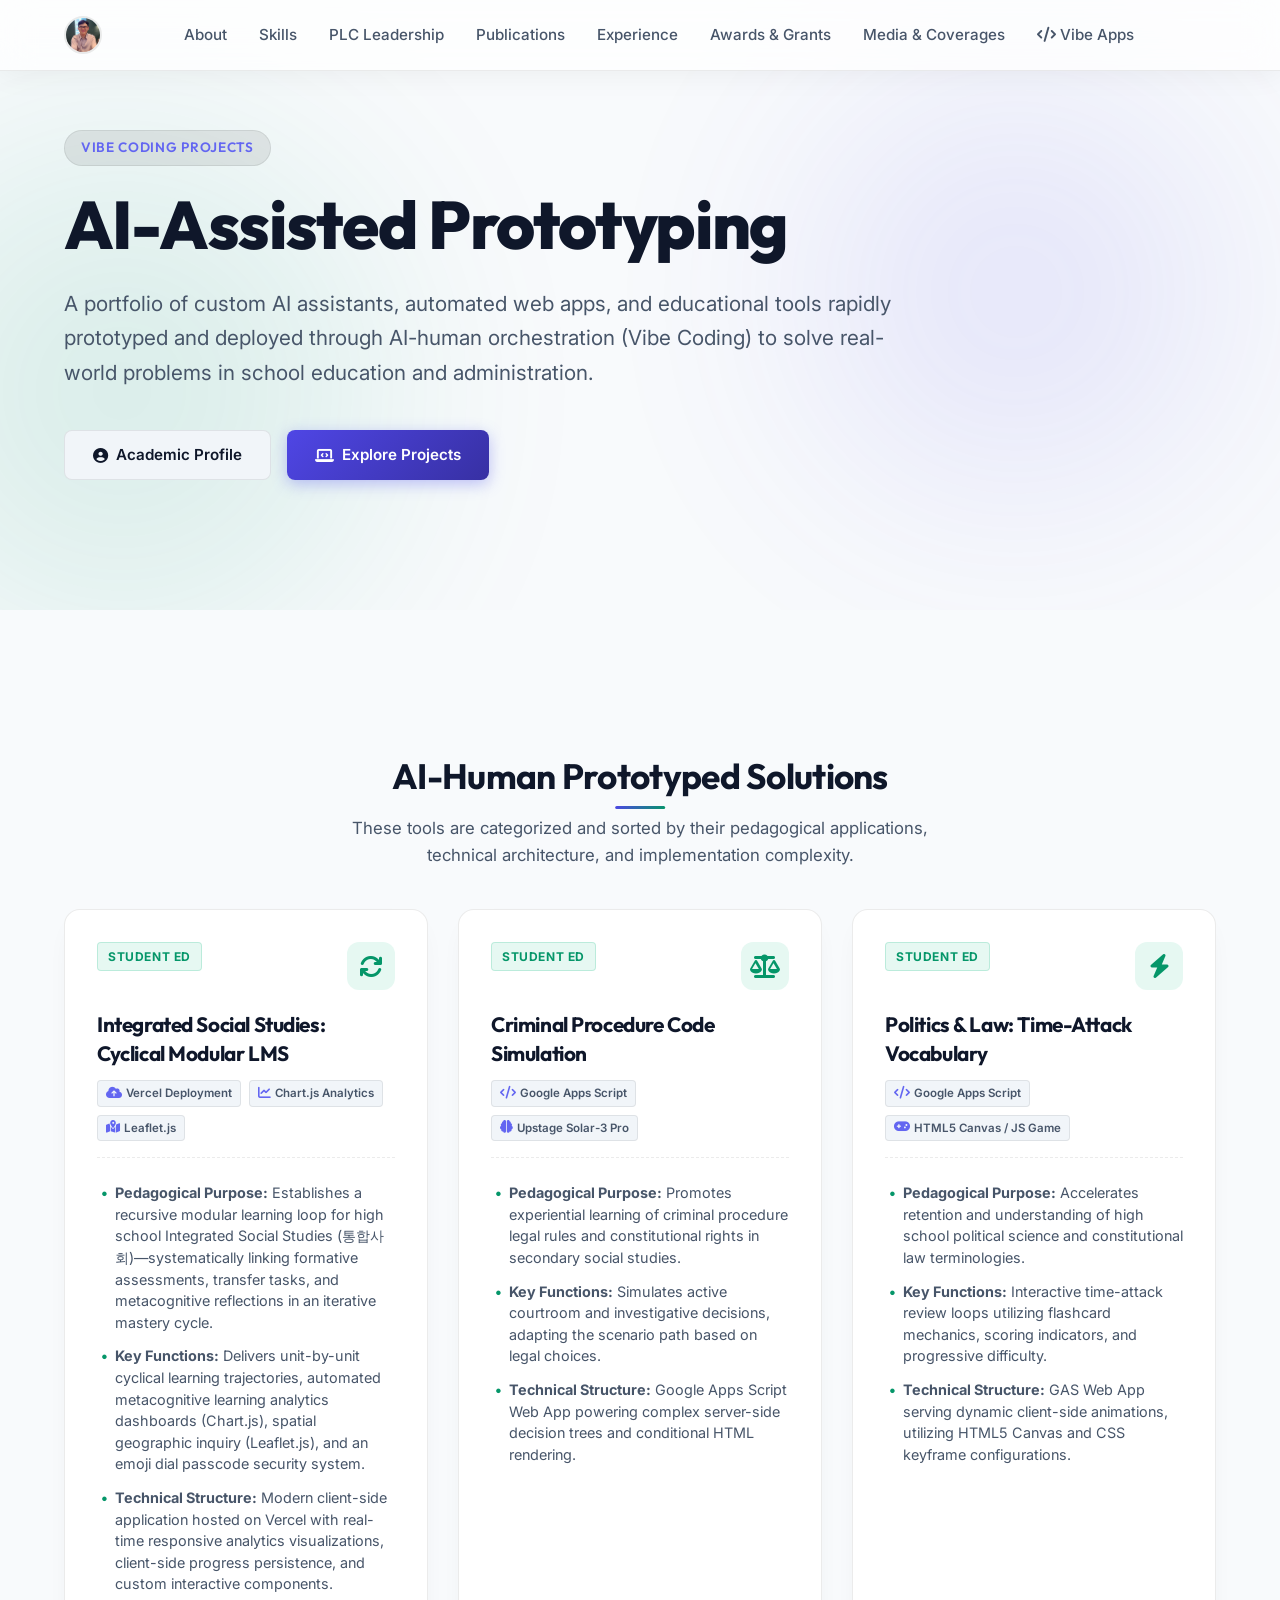
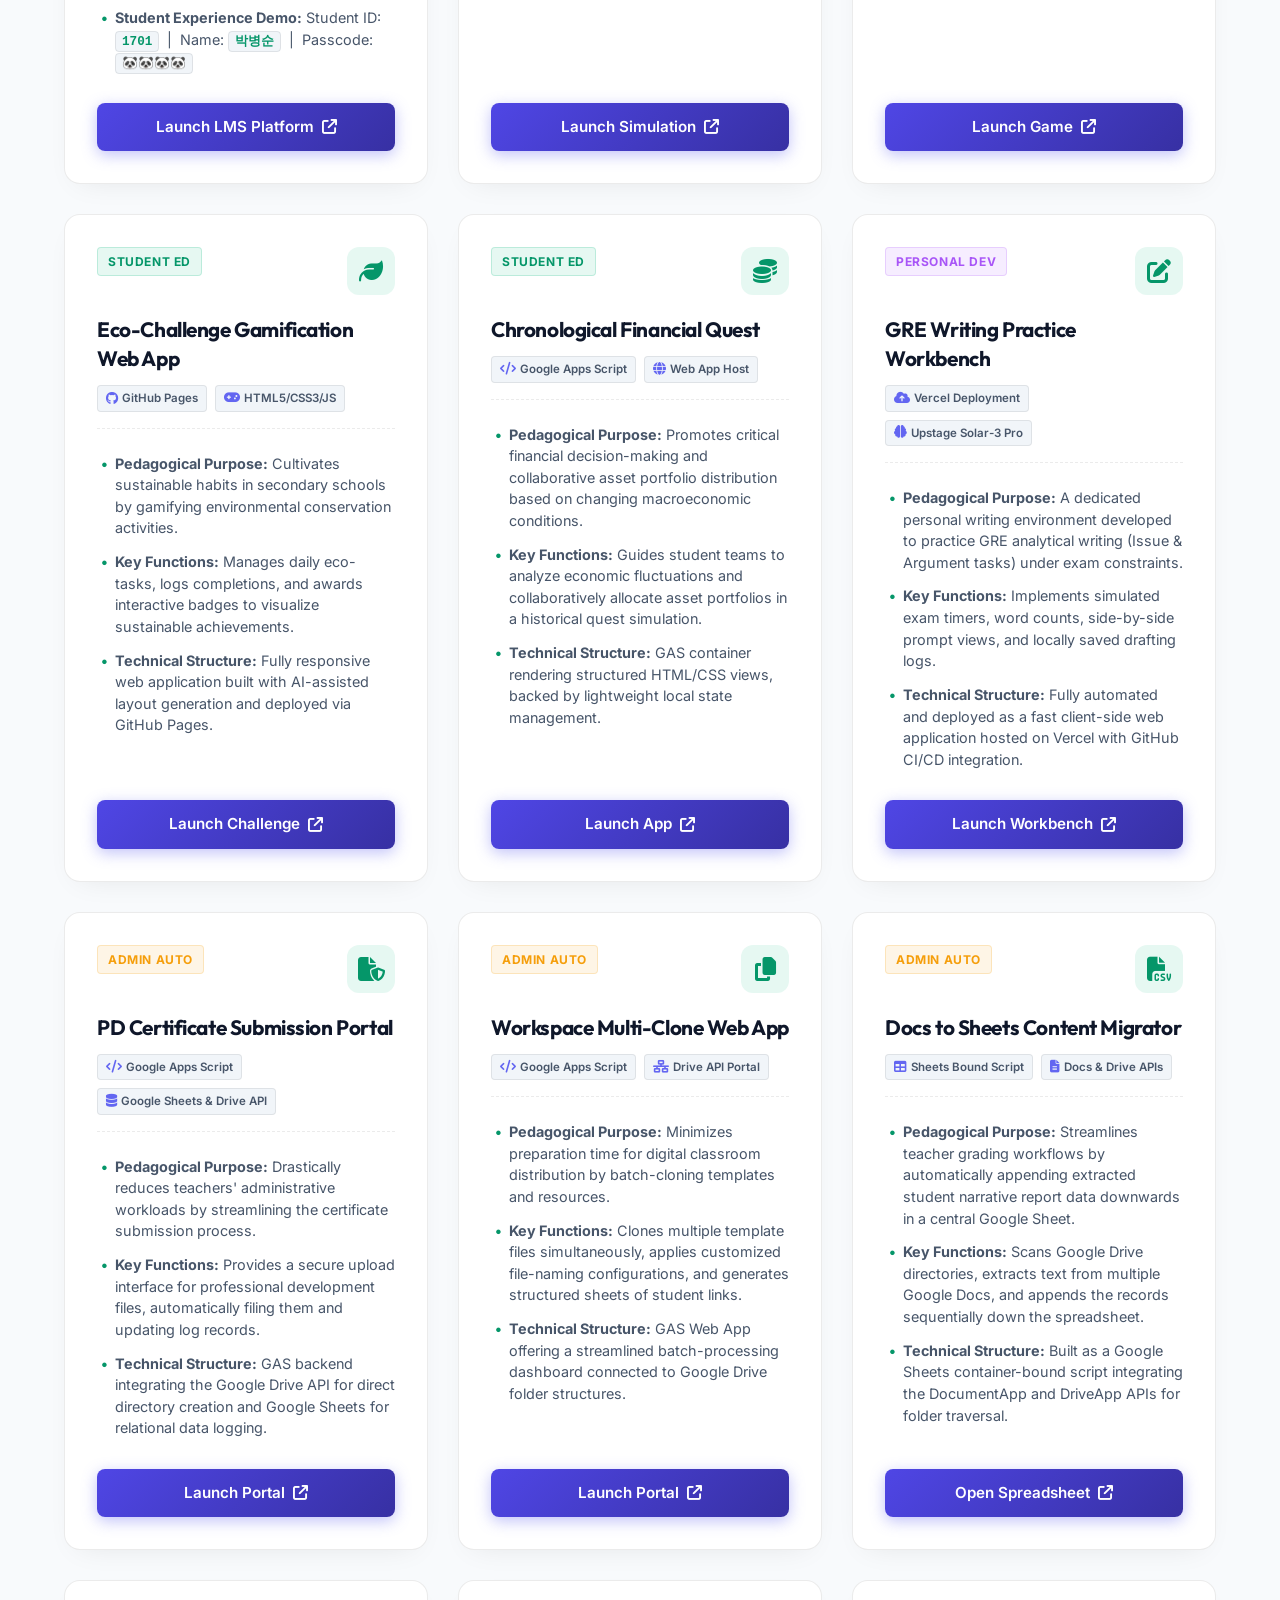
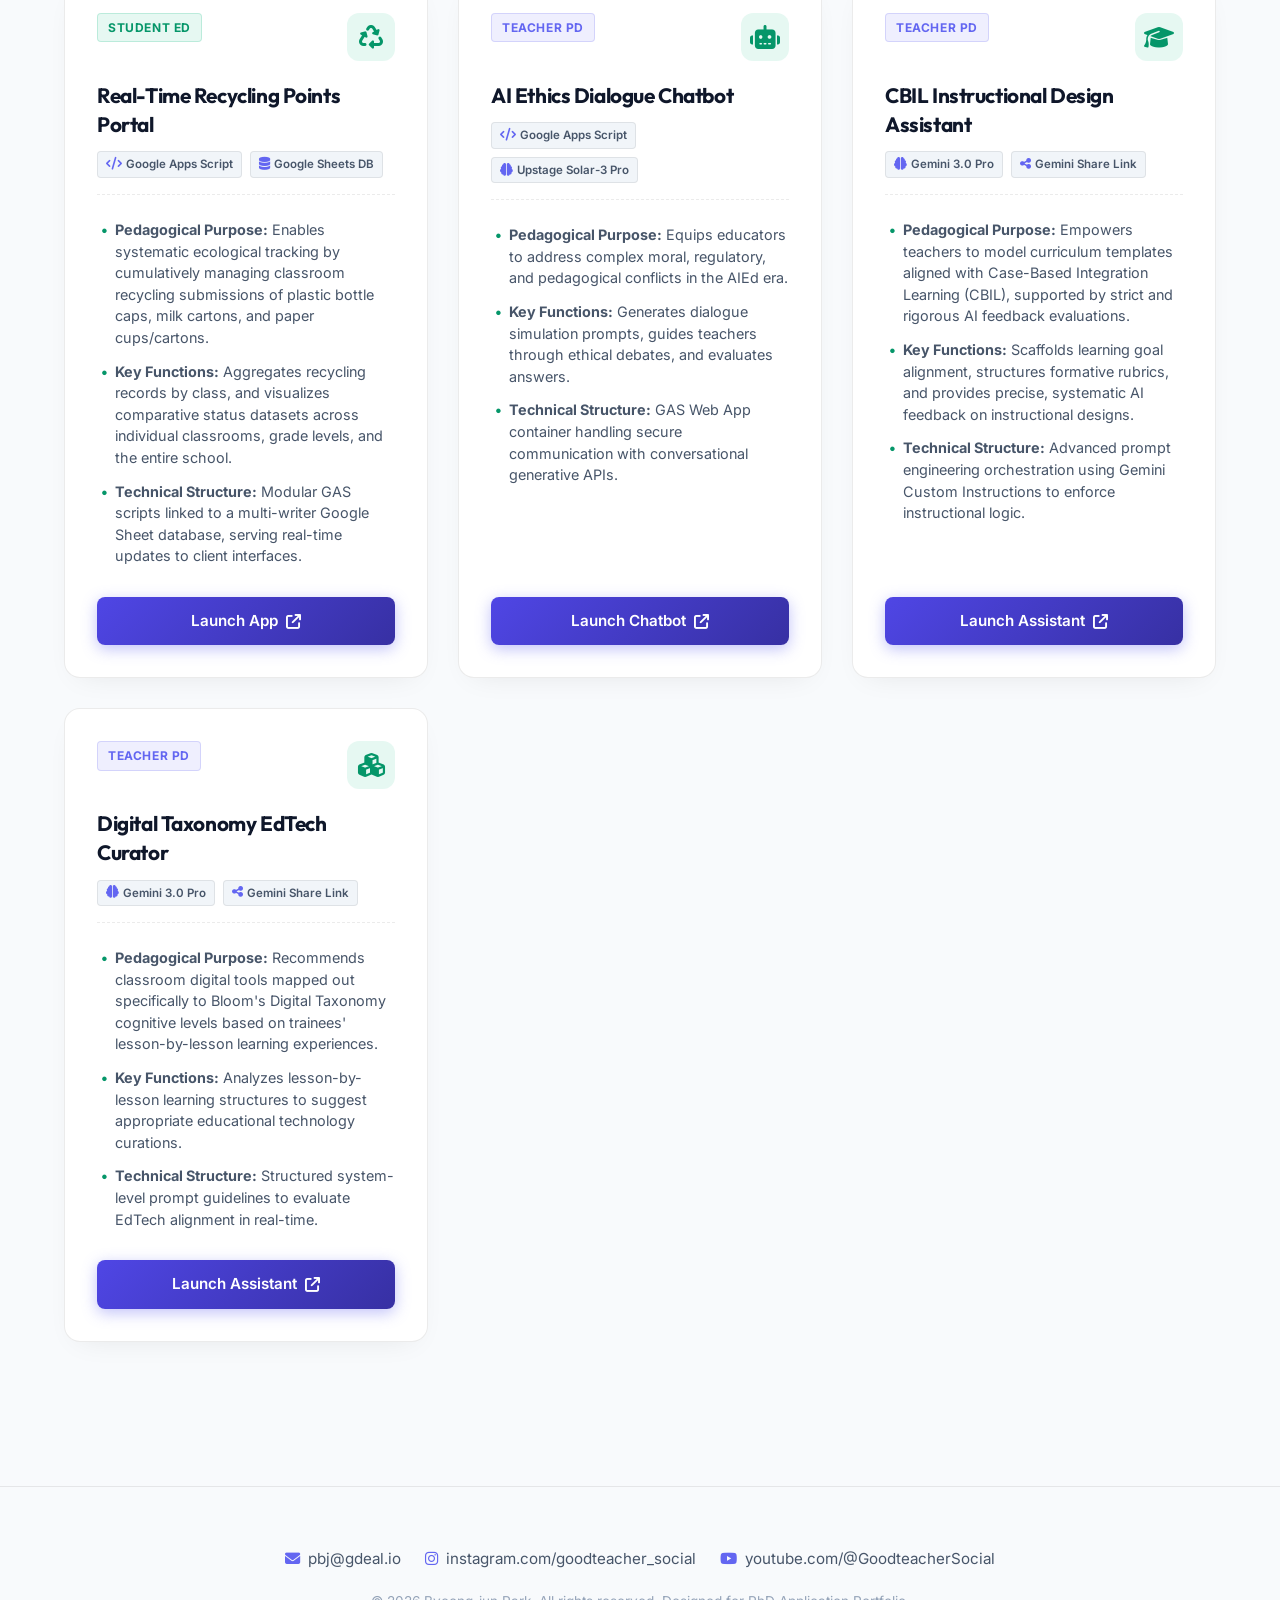
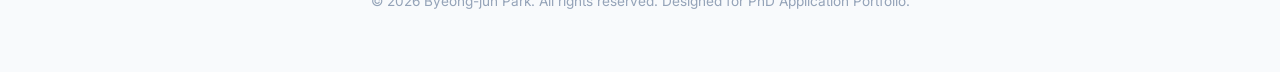
<file: vibe-portfolio.html>
<!DOCTYPE html>
<html lang="en">
<head>
    <meta charset="UTF-8">
    <meta name="viewport" content="width=device-width, initial-scale=1.0">
    <title>Byeong-jun Park | AI-Assisted Educational Prototyping Portfolio</title>
    
    <!-- SEO Meta Tags -->
    <meta name="description" content="Vibe Coding & AI-Assisted Prototyping Portfolio of Byeong-jun Park: Interactive tools, custom AI agents, and administrative automation web apps built for educational settings.">
    <meta name="keywords" content="Byeong-jun Park, Vibe Coding, EdTech, Google Apps Script, Gemini, AI Education, South Korea, Portfolio">
    <meta name="author" content="Byeong-jun Park">
    
    <!-- Open Graph / Facebook -->
    <meta property="og:type" content="website">
    <meta property="og:url" content="https://byeongjunpark.github.io/introduce/vibe-portfolio.html">
    <meta property="og:title" content="Byeong-jun Park | AI-Assisted Educational Prototyping Portfolio">
    <meta property="og:description" content="Explore custom educational web applications and AI tools rapidly prototyped by Byeong-jun Park.">
    <meta property="og:image" content="https://byeongjunpark.github.io/introduce/assets/og-image.png">

    <!-- Twitter -->
    <meta property="twitter:card" content="summary_large_image">
    <meta property="twitter:url" content="https://byeongjunpark.github.io/introduce/vibe-portfolio.html">
    <meta property="twitter:title" content="Byeong-jun Park | AI-Assisted Educational Prototyping Portfolio">
    <meta property="twitter:description" content="Explore custom educational web applications and AI tools rapidly prototyped by Byeong-jun Park.">
    <meta property="twitter:image" content="https://byeongjunpark.github.io/introduce/assets/og-image.png">

    <!-- Google Fonts & FontAwesome -->
    <link rel="preconnect" href="https://fonts.googleapis.com">
    <link rel="preconnect" href="https://fonts.gstatic.com" crossorigin>
    <link href="https://fonts.googleapis.com/css2?family=Inter:wght@300;400;500;600;700&family=Outfit:wght@400;500;600;700;800&display=swap" rel="stylesheet">
    <link rel="stylesheet" href="https://cdnjs.cloudflare.com/ajax/libs/font-awesome/6.4.0/css/all.min.css">
    
    <!-- Stylesheet -->
    <link rel="stylesheet" href="style.css?v=2.2">
</head>
<body data-theme="light">
    <!-- Navigation -->
    <nav class="navbar" id="navbar">
        <div class="nav-container">
            <a href="index.html#hero" class="nav-logo">
                <img src="profile.jpg" alt="Byeong-jun Park" class="nav-logo-img">
            </a>
            <ul class="nav-links">
                <li><a href="index.html#about" class="nav-link">About</a></li>
                <li><a href="index.html#skills" class="nav-link">Skills</a></li>
                <li><a href="index.html#leadership-plcs" class="nav-link">PLC Leadership</a></li>
                <li><a href="index.html#publications" class="nav-link">Publications</a></li>
                <li><a href="index.html#experience" class="nav-link">Experience</a></li>
                <li><a href="index.html#awards" class="nav-link">Awards & Grants</a></li>
                <li><a href="index.html#media" class="nav-link">Media & Coverages</a></li>
                <li><a href="vibe-portfolio.html" class="nav-link active"><i class="fa-solid fa-code"></i> Vibe Apps</a></li>
            </ul>
            <div class="nav-actions">
                <button class="mobile-menu-toggle" id="mobile-menu-toggle" aria-label="Toggle navigation menu">
                    <i class="fa-solid fa-bars"></i>
                </button>
            </div>
        </div>
    </nav>

    <!-- Mobile Navigation Drawer -->
    <div class="mobile-nav" id="mobile-nav">
        <ul class="mobile-nav-links">
            <li><a href="index.html#about" class="mobile-nav-link">About</a></li>
            <li><a href="index.html#skills" class="mobile-nav-link">Skills</a></li>
            <li><a href="index.html#leadership-plcs" class="mobile-nav-link">PLC Leadership</a></li>
            <li><a href="index.html#publications" class="mobile-nav-link">Publications</a></li>
            <li><a href="index.html#experience" class="mobile-nav-link">Experience</a></li>
            <li><a href="index.html#awards" class="mobile-nav-link">Awards & Grants</a></li>
            <li><a href="index.html#media" class="mobile-nav-link">Media & Coverages</a></li>
            <li><a href="vibe-portfolio.html" class="mobile-nav-link active"><i class="fa-solid fa-code"></i> Vibe Apps</a></li>
        </ul>
    </div>

    <!-- Hero Section -->
    <section class="hero-section" id="hero">
        <div class="hero-bg-shapes">
            <div class="shape shape-1"></div>
            <div class="shape shape-2"></div>
        </div>
        <div class="section-container hero-container">
            <div class="hero-content">
                <div class="badge fade-in">Vibe Coding Projects</div>
                <h1 class="hero-title fade-in">
                    AI-Assisted Prototyping
                </h1>
                <p class="hero-subtitle fade-in">
                    A portfolio of custom AI assistants, automated web apps, and educational tools rapidly prototyped and deployed through AI-human orchestration (Vibe Coding) to solve real-world problems in school education and administration.
                </p>
                <div class="hero-cta fade-in">
                    <a href="index.html" class="btn btn-secondary"><i class="fa-solid fa-circle-user"></i> Academic Profile</a>
                    <a href="#projects" class="btn btn-primary"><i class="fa-solid fa-laptop-code"></i> Explore Projects</a>
                </div>
            </div>
        </div>
    </section>

    <!-- Vibe Portfolio Section -->
    <section class="vibe-portfolio-section" id="projects">
        <div class="section-container">
            <h2 class="section-title text-center">AI-Human Prototyped Solutions</h2>
            <p class="section-subtitle text-center">
                These tools are categorized and sorted by their pedagogical applications, technical architecture, and implementation complexity.
            </p>

            <div class="vibe-grid">
                <!-- ==================== GROUP 1: INTERACTIVE LEARNING SIMULATIONS & GAMIFICATION ==================== -->
                
                <!-- Project: Integrated Social Studies Cyclical LMS -->
                <div class="vibe-card">
                    <div class="vibe-card-header">
                        <span class="vibe-category-badge se">Student Ed</span>
                        <div class="vibe-card-icon"><i class="fa-solid fa-arrows-rotate"></i></div>
                    </div>
                    <h3>Integrated Social Studies: Cyclical Modular LMS</h3>
                    <div class="vibe-tech-stack">
                        <span class="vibe-tech-badge"><i class="fa-solid fa-cloud-arrow-up"></i> Vercel Deployment</span>
                        <span class="vibe-tech-badge"><i class="fa-solid fa-chart-line"></i> Chart.js Analytics</span>
                        <span class="vibe-tech-badge"><i class="fa-solid fa-map-location-dot"></i> Leaflet.js</span>
                    </div>
                    <ul class="vibe-details">
                        <li><strong>Pedagogical Purpose:</strong> Establishes a recursive modular learning loop for high school Integrated Social Studies (통합사회)—systematically linking formative assessments, transfer tasks, and metacognitive reflections in an iterative mastery cycle.</li>
                        <li><strong>Key Functions:</strong> Delivers unit-by-unit cyclical learning trajectories, automated metacognitive learning analytics dashboards (Chart.js), spatial geographic inquiry (Leaflet.js), and an emoji dial passcode security system.</li>
                        <li><strong>Technical Structure:</strong> Modern client-side application hosted on Vercel with real-time responsive analytics visualizations, client-side progress persistence, and custom interactive components.</li>
                        <li><strong>Student Experience Demo:</strong> Student ID: <code>1701</code> &nbsp;|&nbsp; Name: <code>박병순</code> &nbsp;|&nbsp; Passcode: <code>🐼🐼🐼🐼</code></li>
                    </ul>
                    <a href="https://sociallms.vercel.app" target="_blank" class="btn btn-primary vibe-card-btn">Launch LMS Platform <i class="fa-solid fa-arrow-up-right-from-square"></i></a>
                </div>

                <!-- Project 1 -->
                <div class="vibe-card">
                    <div class="vibe-card-header">
                        <span class="vibe-category-badge se">Student Ed</span>
                        <div class="vibe-card-icon"><i class="fa-solid fa-scale-balanced"></i></div>
                    </div>
                    <h3>Criminal Procedure Code Simulation</h3>
                    <div class="vibe-tech-stack">
                        <span class="vibe-tech-badge"><i class="fa-solid fa-code"></i> Google Apps Script</span>
                        <span class="vibe-tech-badge"><i class="fa-solid fa-brain"></i> Upstage Solar-3 Pro</span>
                    </div>
                    <ul class="vibe-details">
                        <li><strong>Pedagogical Purpose:</strong> Promotes experiential learning of criminal procedure legal rules and constitutional rights in secondary social studies.</li>
                        <li><strong>Key Functions:</strong> Simulates active courtroom and investigative decisions, adapting the scenario path based on legal choices.</li>
                        <li><strong>Technical Structure:</strong> Google Apps Script Web App powering complex server-side decision trees and conditional HTML rendering.</li>
                    </ul>
                    <a href="https://script.google.com/a/macros/cwyeo-h.gne.go.kr/s/AKfycbxH6QQlpYCTE33kkV4rcKHb5Wn_6fA-WuaDvy8JhQH0_nO_9ooy4uwNEzrEtH5nG_nxdw/exec" target="_blank" class="btn btn-primary vibe-card-btn">Launch Simulation <i class="fa-solid fa-arrow-up-right-from-square"></i></a>
                </div>

                <!-- Project 2 -->
                <div class="vibe-card">
                    <div class="vibe-card-header">
                        <span class="vibe-category-badge se">Student Ed</span>
                        <div class="vibe-card-icon"><i class="fa-solid fa-bolt"></i></div>
                    </div>
                    <h3>Politics & Law: Time-Attack Vocabulary</h3>
                    <div class="vibe-tech-stack">
                        <span class="vibe-tech-badge"><i class="fa-solid fa-code"></i> Google Apps Script</span>
                        <span class="vibe-tech-badge"><i class="fa-solid fa-gamepad"></i> HTML5 Canvas / JS Game</span>
                    </div>
                    <ul class="vibe-details">
                        <li><strong>Pedagogical Purpose:</strong> Accelerates retention and understanding of high school political science and constitutional law terminologies.</li>
                        <li><strong>Key Functions:</strong> Interactive time-attack review loops utilizing flashcard mechanics, scoring indicators, and progressive difficulty.</li>
                        <li><strong>Technical Structure:</strong> GAS Web App serving dynamic client-side animations, utilizing HTML5 Canvas and CSS keyframe configurations.</li>
                    </ul>
                    <a href="https://script.google.com/a/macros/cwyeo-h.gne.go.kr/s/AKfycbxWq6JJyMb_YcqMOOyzzRGm768DNA7vseLTHnHnrK5wnD_bD19eQBm0_5_8mAehFDto/exec" target="_blank" class="btn btn-primary vibe-card-btn">Launch Game <i class="fa-solid fa-arrow-up-right-from-square"></i></a>
                </div>

                <!-- Project 3 -->
                <div class="vibe-card">
                    <div class="vibe-card-header">
                        <span class="vibe-category-badge se">Student Ed</span>
                        <div class="vibe-card-icon"><i class="fa-solid fa-leaf"></i></div>
                    </div>
                    <h3>Eco-Challenge Gamification Web App</h3>
                    <div class="vibe-tech-stack">
                        <span class="vibe-tech-badge"><i class="fa-brands fa-github"></i> GitHub Pages</span>
                        <span class="vibe-tech-badge"><i class="fa-solid fa-gamepad"></i> HTML5/CSS3/JS</span>
                    </div>
                    <ul class="vibe-details">
                        <li><strong>Pedagogical Purpose:</strong> Cultivates sustainable habits in secondary schools by gamifying environmental conservation activities.</li>
                        <li><strong>Key Functions:</strong> Manages daily eco-tasks, logs completions, and awards interactive badges to visualize sustainable achievements.</li>
                        <li><strong>Technical Structure:</strong> Fully responsive web application built with AI-assisted layout generation and deployed via GitHub Pages.</li>
                    </ul>
                    <a href="https://byeongjunpark.github.io/env_challenge/" target="_blank" class="btn btn-primary vibe-card-btn">Launch Challenge <i class="fa-solid fa-arrow-up-right-from-square"></i></a>
                </div>

                <!-- Project 4 -->
                <div class="vibe-card">
                    <div class="vibe-card-header">
                        <span class="vibe-category-badge se">Student Ed</span>
                        <div class="vibe-card-icon"><i class="fa-solid fa-coins"></i></div>
                    </div>
                    <h3>Chronological Financial Quest</h3>
                    <div class="vibe-tech-stack">
                        <span class="vibe-tech-badge"><i class="fa-solid fa-code"></i> Google Apps Script</span>
                        <span class="vibe-tech-badge"><i class="fa-solid fa-globe"></i> Web App Host</span>
                    </div>
                    <ul class="vibe-details">
                        <li><strong>Pedagogical Purpose:</strong> Promotes critical financial decision-making and collaborative asset portfolio distribution based on changing macroeconomic conditions.</li>
                        <li><strong>Key Functions:</strong> Guides student teams to analyze economic fluctuations and collaboratively allocate asset portfolios in a historical quest simulation.</li>
                        <li><strong>Technical Structure:</strong> GAS container rendering structured HTML/CSS views, backed by lightweight local state management.</li>
                    </ul>
                    <a href="https://script.google.com/a/macros/cwyeo-h.gne.go.kr/s/AKfycbyflcmRJ3hrSxrB7k-zoUHNmA7ugieZWjzM5ECoQuRLVozjQKiUZncqf22bqNrOab178g/exec" target="_blank" class="btn btn-primary vibe-card-btn">Launch App <i class="fa-solid fa-arrow-up-right-from-square"></i></a>
                </div>

                <!-- ==================== GROUP 2: SYSTEM AUTOMATIONS & UTILITY WEB APPS ==================== -->

                <!-- Project 5 -->
                <div class="vibe-card">
                    <div class="vibe-card-header">
                        <span class="vibe-category-badge pd">Personal Dev</span>
                        <div class="vibe-card-icon"><i class="fa-solid fa-pen-to-square"></i></div>
                    </div>
                    <h3>GRE Writing Practice Workbench</h3>
                    <div class="vibe-tech-stack">
                        <span class="vibe-tech-badge"><i class="fa-solid fa-cloud-arrow-up"></i> Vercel Deployment</span>
                        <span class="vibe-tech-badge"><i class="fa-solid fa-brain"></i> Upstage Solar-3 Pro</span>
                    </div>
                    <ul class="vibe-details">
                        <li><strong>Pedagogical Purpose:</strong> A dedicated personal writing environment developed to practice GRE analytical writing (Issue & Argument tasks) under exam constraints.</li>
                        <li><strong>Key Functions:</strong> Implements simulated exam timers, word counts, side-by-side prompt views, and locally saved drafting logs.</li>
                        <li><strong>Technical Structure:</strong> Fully automated and deployed as a fast client-side web application hosted on Vercel with GitHub CI/CD integration.</li>
                    </ul>
                    <a href="https://grewriting.vercel.app/" target="_blank" class="btn btn-primary vibe-card-btn">Launch Workbench <i class="fa-solid fa-arrow-up-right-from-square"></i></a>
                </div>

                <!-- Project 6 -->
                <div class="vibe-card">
                    <div class="vibe-card-header">
                        <span class="vibe-category-badge aa">Admin Auto</span>
                        <div class="vibe-card-icon"><i class="fa-solid fa-file-shield"></i></div>
                    </div>
                    <h3>PD Certificate Submission Portal</h3>
                    <div class="vibe-tech-stack">
                        <span class="vibe-tech-badge"><i class="fa-solid fa-code"></i> Google Apps Script</span>
                        <span class="vibe-tech-badge"><i class="fa-solid fa-database"></i> Google Sheets & Drive API</span>
                    </div>
                    <ul class="vibe-details">
                        <li><strong>Pedagogical Purpose:</strong> Drastically reduces teachers' administrative workloads by streamlining the certificate submission process.</li>
                        <li><strong>Key Functions:</strong> Provides a secure upload interface for professional development files, automatically filing them and updating log records.</li>
                        <li><strong>Technical Structure:</strong> GAS backend integrating the Google Drive API for direct directory creation and Google Sheets for relational data logging.</li>
                    </ul>
                    <a href="https://script.google.com/a/macros/cwyeo-h.gne.go.kr/s/AKfycbxz8dCITEq4_bhA_fBeeX_aM7xQe8hBe6Ci8wT5oiJc-LhhS6sGZekkL6XX_uiaoB1y/exec" target="_blank" class="btn btn-primary vibe-card-btn">Launch Portal <i class="fa-solid fa-arrow-up-right-from-square"></i></a>
                </div>

                <!-- Project 7 -->
                <div class="vibe-card">
                    <div class="vibe-card-header">
                        <span class="vibe-category-badge aa">Admin Auto</span>
                        <div class="vibe-card-icon"><i class="fa-solid fa-copy"></i></div>
                    </div>
                    <h3>Workspace Multi-Clone Web App</h3>
                    <div class="vibe-tech-stack">
                        <span class="vibe-tech-badge"><i class="fa-solid fa-code"></i> Google Apps Script</span>
                        <span class="vibe-tech-badge"><i class="fa-solid fa-network-wired"></i> Drive API Portal</span>
                    </div>
                    <ul class="vibe-details">
                        <li><strong>Pedagogical Purpose:</strong> Minimizes preparation time for digital classroom distribution by batch-cloning templates and resources.</li>
                        <li><strong>Key Functions:</strong> Clones multiple template files simultaneously, applies customized file-naming configurations, and generates structured sheets of student links.</li>
                        <li><strong>Technical Structure:</strong> GAS Web App offering a streamlined batch-processing dashboard connected to Google Drive folder structures.</li>
                    </ul>
                    <a href="https://script.google.com/a/macros/gdeal.io/s/AKfycbyGbuCOqcaH7yxte73xutJge-xL3d0PFJUMJCCzcZpg6eAUoML-J8irjX9new3m36LbtQ/exec" target="_blank" class="btn btn-primary vibe-card-btn">Launch Portal <i class="fa-solid fa-arrow-up-right-from-square"></i></a>
                </div>

                <!-- Project 8 -->
                <div class="vibe-card">
                    <div class="vibe-card-header">
                        <span class="vibe-category-badge aa">Admin Auto</span>
                        <div class="vibe-card-icon"><i class="fa-solid fa-file-csv"></i></div>
                    </div>
                    <h3>Docs to Sheets Content Migrator</h3>
                    <div class="vibe-tech-stack">
                        <span class="vibe-tech-badge"><i class="fa-solid fa-table"></i> Sheets Bound Script</span>
                        <span class="vibe-tech-badge"><i class="fa-solid fa-file-lines"></i> Docs & Drive APIs</span>
                    </div>
                    <ul class="vibe-details">
                        <li><strong>Pedagogical Purpose:</strong> Streamlines teacher grading workflows by automatically appending extracted student narrative report data downwards in a central Google Sheet.</li>
                        <li><strong>Key Functions:</strong> Scans Google Drive directories, extracts text from multiple Google Docs, and appends the records sequentially down the spreadsheet.</li>
                        <li><strong>Technical Structure:</strong> Built as a Google Sheets container-bound script integrating the DocumentApp and DriveApp APIs for folder traversal.</li>
                    </ul>
                    <a href="https://docs.google.com/spreadsheets/d/1DUw73WwuI8S8Q1Vi-edP50Ssz3toWPfRdsO14Aco9iY/edit?gid=0#gid=0" target="_blank" class="btn btn-primary vibe-card-btn">Open Spreadsheet <i class="fa-solid fa-arrow-up-right-from-square"></i></a>
                </div>

                <!-- Project 9 -->
                <div class="vibe-card">
                    <div class="vibe-card-header">
                        <span class="vibe-category-badge se">Student Ed</span>
                        <div class="vibe-card-icon"><i class="fa-solid fa-recycle"></i></div>
                    </div>
                    <h3>Real-Time Recycling Points Portal</h3>
                    <div class="vibe-tech-stack">
                        <span class="vibe-tech-badge"><i class="fa-solid fa-code"></i> Google Apps Script</span>
                        <span class="vibe-tech-badge"><i class="fa-solid fa-database"></i> Google Sheets DB</span>
                    </div>
                    <ul class="vibe-details">
                        <li><strong>Pedagogical Purpose:</strong> Enables systematic ecological tracking by cumulatively managing classroom recycling submissions of plastic bottle caps, milk cartons, and paper cups/cartons.</li>
                        <li><strong>Key Functions:</strong> Aggregates recycling records by class, and visualizes comparative status datasets across individual classrooms, grade levels, and the entire school.</li>
                        <li><strong>Technical Structure:</strong> Modular GAS scripts linked to a multi-writer Google Sheet database, serving real-time updates to client interfaces.</li>
                    </ul>
                    <a href="https://script.google.com/a/macros/gdeal.io/s/AKfycbxaf5O7jSGO89fXxk-2_LaXPI7TAneiSlfN5PRtIs8qPOi-N4L_lycaEh8NQhXSbmx7/exec" target="_blank" class="btn btn-primary vibe-card-btn">Launch App <i class="fa-solid fa-arrow-up-right-from-square"></i></a>
                </div>

                <!-- ==================== GROUP 3: AI-POWERED DIALOGUES & PROMPT ORCHESTRATIONS ==================== -->

                <!-- Project 10 -->
                <div class="vibe-card">
                    <div class="vibe-card-header">
                        <span class="vibe-category-badge tpd">Teacher PD</span>
                        <div class="vibe-card-icon"><i class="fa-solid fa-robot"></i></div>
                    </div>
                    <h3>AI Ethics Dialogue Chatbot</h3>
                    <div class="vibe-tech-stack">
                        <span class="vibe-tech-badge"><i class="fa-solid fa-code"></i> Google Apps Script</span>
                        <span class="vibe-tech-badge"><i class="fa-solid fa-brain"></i> Upstage Solar-3 Pro</span>
                    </div>
                    <ul class="vibe-details">
                        <li><strong>Pedagogical Purpose:</strong> Equips educators to address complex moral, regulatory, and pedagogical conflicts in the AIEd era.</li>
                        <li><strong>Key Functions:</strong> Generates dialogue simulation prompts, guides teachers through ethical debates, and evaluates answers.</li>
                        <li><strong>Technical Structure:</strong> GAS Web App container handling secure communication with conversational generative APIs.</li>
                    </ul>
                    <a href="https://script.google.com/macros/s/AKfycbwLpVocofxjvqJTDjBswzUZPyE73Fo1VP_dBZCwzS4LZf1FxKGEvrFYiuOEJ9oPkJo/exec" target="_blank" class="btn btn-primary vibe-card-btn">Launch Chatbot <i class="fa-solid fa-arrow-up-right-from-square"></i></a>
                </div>

                <!-- Project 11 -->
                <div class="vibe-card">
                    <div class="vibe-card-header">
                        <span class="vibe-category-badge tpd">Teacher PD</span>
                        <div class="vibe-card-icon"><i class="fa-solid fa-graduation-cap"></i></div>
                    </div>
                    <h3>CBIL Instructional Design Assistant</h3>
                    <div class="vibe-tech-stack">
                        <span class="vibe-tech-badge"><i class="fa-solid fa-brain"></i> Gemini 3.0 Pro</span>
                        <span class="vibe-tech-badge"><i class="fa-solid fa-share-nodes"></i> Gemini Share Link</span>
                    </div>
                    <ul class="vibe-details">
                        <li><strong>Pedagogical Purpose:</strong> Empowers teachers to model curriculum templates aligned with Case-Based Integration Learning (CBIL), supported by strict and rigorous AI feedback evaluations.</li>
                        <li><strong>Key Functions:</strong> Scaffolds learning goal alignment, structures formative rubrics, and provides precise, systematic AI feedback on instructional designs.</li>
                        <li><strong>Technical Structure:</strong> Advanced prompt engineering orchestration using Gemini Custom Instructions to enforce instructional logic.</li>
                    </ul>
                    <a href="https://share.gemini.google/4gDCmyJhsM0C" target="_blank" class="btn btn-primary vibe-card-btn">Launch Assistant <i class="fa-solid fa-arrow-up-right-from-square"></i></a>
                </div>

                <!-- Project 12 -->
                <div class="vibe-card">
                    <div class="vibe-card-header">
                        <span class="vibe-category-badge tpd">Teacher PD</span>
                        <div class="vibe-card-icon"><i class="fa-solid fa-cubes"></i></div>
                    </div>
                    <h3>Digital Taxonomy EdTech Curator</h3>
                    <div class="vibe-tech-stack">
                        <span class="vibe-tech-badge"><i class="fa-solid fa-brain"></i> Gemini 3.0 Pro</span>
                        <span class="vibe-tech-badge"><i class="fa-solid fa-share-nodes"></i> Gemini Share Link</span>
                    </div>
                    <ul class="vibe-details">
                        <li><strong>Pedagogical Purpose:</strong> Recommends classroom digital tools mapped out specifically to Bloom's Digital Taxonomy cognitive levels based on trainees' lesson-by-lesson learning experiences.</li>
                        <li><strong>Key Functions:</strong> Analyzes lesson-by-lesson learning structures to suggest appropriate educational technology curations.</li>
                        <li><strong>Technical Structure:</strong> Structured system-level prompt guidelines to evaluate EdTech alignment in real-time.</li>
                    </ul>
                    <a href="https://share.gemini.google/QlkWbu6BzelP" target="_blank" class="btn btn-primary vibe-card-btn">Launch Assistant <i class="fa-solid fa-arrow-up-right-from-square"></i></a>
                </div>
            </div>
        </div>
    </section>

    <!-- Footer -->
    <footer class="footer">
        <div class="section-container footer-container">
            <p class="footer-contacts">
                <span><i class="fa-solid fa-envelope"></i> <a href="mailto:pbj@gdeal.io">pbj@gdeal.io</a></span>
                <span><i class="fa-brands fa-instagram"></i> <a href="https://instagram.com/goodteacher_social" target="_blank">instagram.com/goodteacher_social</a></span>
                <span><i class="fa-brands fa-youtube"></i> <a href="https://www.youtube.com/@GoodteacherSocial" target="_blank">youtube.com/@GoodteacherSocial</a></span>
            </p>
            <p class="footer-copyright">&copy; 2026 Byeong-jun Park. All rights reserved. Designed for PhD Application Portfolio.</p>
        </div>
    </footer>

    <!-- Script -->
    <script src="script.js?v=1.1"></script>
</body>
</html>
</file>
<file: style.css>
/* ==========================================================================
   DESIGN SYSTEM & VARIABLES
   ========================================================================== */
:root {
    /* Fonts */
    --font-heading: 'Outfit', sans-serif;
    --font-body: 'Inter', sans-serif;

    /* Theme - Dark Mode (Default) */
    --bg-primary: #0a0f1d;
    --bg-secondary: #111827;
    --bg-tertiary: #1f2937;
    --bg-glass: rgba(17, 24, 39, 0.7);
    --border-color: rgba(255, 255, 255, 0.08);
    
    --text-primary: #f3f4f6;
    --text-secondary: #9ca3af;
    --text-muted: #6b7280;

    /* Semantic Colors */
    --primary-color: #4f46e5;       /* Slate Indigo */
    --primary-light: #818cf8;
    --primary-dark: #3730a3;
    --primary-gradient: linear-gradient(135deg, #6366f1 0%, #4f46e5 100%);
    
    --accent-color: #059669;        /* Emerald Green */
    --accent-light: #34d399;
    --accent-gradient: linear-gradient(135deg, #10b981 0%, #059669 100%);

    --text-gradient: linear-gradient(135deg, #818cf8 0%, #34d399 100%);
    --card-shadow: 0 10px 30px -15px rgba(0, 0, 0, 0.5);
    --nav-shadow: 0 4px 30px rgba(0, 0, 0, 0.3);

    /* Animation and Sizing Defaults */
    --transition-fast: 0.2s cubic-bezier(0.4, 0, 0.2, 1);
    --transition-normal: 0.4s cubic-bezier(0.4, 0, 0.2, 1);
    --transition-slow: 0.6s cubic-bezier(0.4, 0, 0.2, 1);
    --border-radius-sm: 8px;
    --border-radius-md: 16px;
    --border-radius-lg: 24px;
    --container-max-width: 1200px;
}

/* Light Theme Variables Override */
[data-theme="light"] {
    --bg-primary: #f8fafc;
    --bg-secondary: #ffffff;
    --bg-tertiary: #f1f5f9;
    --bg-glass: rgba(255, 255, 255, 0.75);
    --border-color: rgba(0, 0, 0, 0.08);

    --text-primary: #0f172a;
    --text-secondary: #475569;
    --text-muted: #94a3b8;

    --primary-color: #4f46e5;
    --primary-light: #6366f1;
    --primary-dark: #312e81;
    --primary-gradient: linear-gradient(135deg, #4f46e5 0%, #3730a3 100%);

    --accent-color: #059669;
    --accent-light: #059669;
    --accent-gradient: linear-gradient(135deg, #059669 0%, #047857 100%);

    --text-gradient: linear-gradient(135deg, #4f46e5 0%, #059669 100%);
    --card-shadow: 0 10px 30px -15px rgba(0, 0, 0, 0.1);
    --nav-shadow: 0 4px 30px rgba(0, 0, 0, 0.05);
}

/* ==========================================================================
   RESET & BASE STYLES
   ========================================================================== */
*, *::before, *::after {
    box-sizing: border-box;
    margin: 0;
    padding: 0;
}

html {
    scroll-behavior: smooth;
    font-size: 16px;
    -webkit-tap-highlight-color: transparent;
}

body {
    font-family: var(--font-body);
    background-color: var(--bg-primary);
    color: var(--text-primary);
    line-height: 1.6;
    overflow-x: hidden;
    transition: background-color var(--transition-normal), color var(--transition-normal);
}

h1, h2, h3, h4, h5, h6 {
    font-family: var(--font-heading);
    font-weight: 700;
    line-height: 1.25;
    letter-spacing: -0.02em;
}

a {
    color: var(--primary-light);
    text-decoration: none;
    transition: color var(--transition-fast);
}

a:hover {
    color: var(--accent-light);
}

button {
    font-family: var(--font-body);
    cursor: pointer;
    border: none;
    outline: none;
    background: none;
}

ul {
    list-style: none;
}

img {
    max-width: 100%;
    height: auto;
    display: block;
}

/* ==========================================================================
   UTILITY CLASSES & GRID SYSTEM
   ========================================================================== */
.section-container {
    width: 100%;
    max-width: var(--container-max-width);
    margin: 0 auto;
    padding: 44px 24px;
}

.text-center { text-align: center; }
.text-gradient {
    background: var(--text-gradient);
    -webkit-background-clip: text;
    -webkit-text-fill-color: transparent;
}

.badge {
    display: inline-block;
    padding: 6px 16px;
    background: var(--border-color);
    border: 1px solid var(--border-color);
    border-radius: 50px;
    font-family: var(--font-heading);
    font-size: 0.85rem;
    font-weight: 600;
    letter-spacing: 0.05em;
    color: var(--primary-light);
    margin-bottom: 20px;
    text-transform: uppercase;
}

.section-title {
    font-size: 2.2rem;
    margin-bottom: 12px;
    position: relative;
    display: inline-block;
    left: 50%;
    transform: translateX(-50%);
}

.section-title::after {
    content: '';
    display: block;
    width: 50px;
    height: 3px;
    background: var(--text-gradient);
    border-radius: 2px;
    margin: 8px auto 0 auto;
}

.section-subtitle {
    font-size: 1.05rem;
    color: var(--text-secondary);
    max-width: 600px;
    margin: -6px auto 28px auto;
}

.sub-section-title {
    font-size: 1.6rem;
    margin: 24px 0 16px 0;
    color: var(--text-primary);
    border-left: 4px solid var(--primary-color);
    padding-left: 15px;
}

/* Button Presets */
.btn {
    display: inline-flex;
    align-items: center;
    justify-content: center;
    gap: 8px;
    padding: 12px 28px;
    font-size: 0.95rem;
    font-weight: 600;
    border-radius: var(--border-radius-sm);
    transition: transform var(--transition-fast), box-shadow var(--transition-fast), background-color var(--transition-fast), border-color var(--transition-fast);
}

.btn:active {
    transform: scale(0.97);
}

.btn-primary {
    background: var(--primary-gradient);
    color: #ffffff;
    box-shadow: 0 4px 15px rgba(99, 102, 241, 0.4);
}

.btn-primary:hover {
    background: var(--primary-dark);
    box-shadow: 0 6px 20px rgba(99, 102, 241, 0.6);
    color: #ffffff;
}

.btn-secondary {
    border: 1px solid var(--border-color);
    background: var(--bg-tertiary);
    color: var(--text-primary);
}

.btn-secondary:hover {
    background: var(--border-color);
    border-color: var(--text-muted);
}

/* ==========================================================================
   NAVIGATION BAR
   ========================================================================== */
.navbar {
    position: fixed;
    top: 0;
    left: 0;
    width: 100%;
    z-index: 1000;
    background: var(--bg-glass);
    backdrop-filter: blur(16px);
    -webkit-backdrop-filter: blur(16px);
    border-bottom: 1px solid var(--border-color);
    box-shadow: var(--nav-shadow);
    transition: background-color var(--transition-normal), border-color var(--transition-normal);
}

.nav-container {
    max-width: var(--container-max-width);
    margin: 0 auto;
    height: 70px;
    display: flex;
    align-items: center;
    justify-content: space-between;
    padding: 0 24px;
}

.nav-logo {
    display: flex;
    align-items: center;
    font-family: var(--font-heading);
    font-size: 1.6rem;
    font-weight: 800;
    color: var(--text-primary);
}

.nav-logo-img {
    width: 38px;
    height: 38px;
    border-radius: 50%;
    object-fit: cover;
    border: 2px solid var(--border-color);
    transition: border-color var(--transition-fast), transform var(--transition-fast);
}

.nav-logo-img:hover {
    border-color: var(--primary-light);
    transform: scale(1.05);
}

.logo-dot {
    color: var(--accent-light);
}

.nav-links {
    display: flex;
    align-items: center;
    gap: 32px;
}

.nav-link {
    font-size: 0.95rem;
    font-weight: 500;
    color: var(--text-secondary);
    position: relative;
    padding: 6px 0;
}

.nav-link:hover, .nav-link.active {
    color: var(--text-primary);
}

.nav-link::after {
    content: '';
    position: absolute;
    bottom: 0;
    left: 0;
    width: 0;
    height: 2px;
    background: var(--text-gradient);
    transition: width var(--transition-fast);
    border-radius: 2px;
}

.nav-link:hover::after, .nav-link.active::after {
    width: 100%;
}

.nav-actions {
    display: flex;
    align-items: center;
    gap: 16px;
}

.theme-toggle {
    width: 42px;
    height: 42px;
    border-radius: 50%;
    border: 1px solid var(--border-color);
    background: var(--bg-tertiary);
    color: var(--text-primary);
    display: flex;
    align-items: center;
    justify-content: center;
    transition: background-color var(--transition-fast);
}

.theme-toggle:hover {
    background: var(--border-color);
}

/* Toggle icon display based on theme status */
body[data-theme="dark"] .icon-sun { display: block; }
body[data-theme="dark"] .icon-moon { display: none; }
body[data-theme="light"] .icon-sun { display: none; }
body[data-theme="light"] .icon-moon { display: block; }

.mobile-menu-toggle {
    display: none;
    width: 42px;
    height: 42px;
    border-radius: 50%;
    border: 1px solid var(--border-color);
    background: var(--bg-tertiary);
    color: var(--text-primary);
    align-items: center;
    justify-content: center;
}

/* Mobile Nav Drawer */
.mobile-nav {
    position: fixed;
    top: 70px;
    left: 0;
    width: 100%;
    background: var(--bg-secondary);
    border-bottom: 1px solid var(--border-color);
    padding: 24px;
    z-index: 999;
    transform: translateY(-120%);
    transition: transform var(--transition-normal);
    box-shadow: var(--nav-shadow);
}

.mobile-nav.open {
    transform: translateY(0);
}

.mobile-nav-links {
    display: flex;
    flex-direction: column;
    gap: 20px;
}

.mobile-nav-link {
    font-size: 1.1rem;
    font-weight: 500;
    color: var(--text-secondary);
    display: block;
    padding: 8px 0;
}

.mobile-nav-link:hover {
    color: var(--text-primary);
}

/* ==========================================================================
   HERO SECTION
   ========================================================================== */
.hero-section {
    min-height: auto;
    padding-top: 90px;
    padding-bottom: 30px;
    display: flex;
    align-items: center;
    position: relative;
    overflow: hidden;
}

.hero-bg-shapes {
    position: absolute;
    top: 0;
    left: 0;
    width: 100%;
    height: 100%;
    z-index: 1;
}

.shape {
    position: absolute;
    border-radius: 50%;
    filter: blur(120px);
    opacity: 0.12;
}

.shape-1 {
    width: 400px;
    height: 400px;
    background: var(--primary-color);
    top: 15%;
    right: 5%;
}

.shape-2 {
    width: 500px;
    height: 500px;
    background: var(--accent-color);
    bottom: -5%;
    left: -10%;
}

.hero-container {
    position: relative;
    z-index: 2;
    padding-top: 40px;
    padding-bottom: 40px;
}

.hero-content {
    max-width: 850px;
}

.hero-title {
    font-size: clamp(2.3rem, 5.5vw, 4.2rem);
    margin-bottom: 24px;
    line-height: 1.15;
    font-weight: 800;
}

.korean-name {
    font-size: 0.65em;
    font-weight: 500;
    color: var(--text-secondary);
    margin-left: 10px;
}

.hero-subtitle {
    font-size: clamp(1.1rem, 2.3vw, 1.3rem);
    color: var(--text-secondary);
    margin-bottom: 40px;
    line-height: 1.65;
}

.hero-cta {
    display: flex;
    flex-wrap: wrap;
    gap: 16px;
    margin-bottom: 60px;
}

.hero-meta {
    display: flex;
    flex-wrap: wrap;
    gap: 32px;
    border-top: 1px solid var(--border-color);
    padding-top: 32px;
}

.meta-item {
    display: flex;
    align-items: center;
    gap: 10px;
    color: var(--text-secondary);
    font-size: 0.95rem;
}

.meta-item i {
    color: var(--primary-light);
    font-size: 1.1rem;
}

.meta-item a {
    color: var(--text-secondary);
}

.meta-item a:hover {
    color: var(--text-primary);
}

.scroll-indicator {
    position: relative;
    margin: 40px auto 0 auto;
    display: flex;
    flex-direction: column;
    align-items: center;
    gap: 8px;
    z-index: 2;
}

.mouse {
    width: 26px;
    height: 44px;
    border: 2px solid var(--text-muted);
    border-radius: 20px;
    position: relative;
}

.wheel {
    width: 4px;
    height: 8px;
    background-color: var(--primary-light);
    border-radius: 2px;
    position: absolute;
    top: 8px;
    left: 50%;
    transform: translateX(-50%);
    animation: scrollWheel 2s infinite;
}

.scroll-text {
    font-size: 0.75rem;
    text-transform: uppercase;
    letter-spacing: 0.1em;
    color: var(--text-muted);
    font-weight: 600;
}

@keyframes scrollWheel {
    0% { top: 8px; opacity: 1; }
    50% { top: 18px; opacity: 0; }
    100% { top: 8px; opacity: 1; }
}

/* ==========================================================================
   ABOUT SECTION
   ========================================================================== */
.about-academic-layout {
    display: grid;
    grid-template-columns: 280px 1fr;
    gap: 40px;
    align-items: stretch;
    margin-top: 30px;
}

.profile-sidebar-card {
    background: var(--bg-secondary);
    border: 1px solid var(--border-color);
    border-radius: var(--border-radius-md);
    padding: 32px 24px;
    display: flex;
    flex-direction: column;
    align-items: center;
    justify-content: center;
    text-align: center;
    box-shadow: var(--card-shadow);
    height: 100%;
}

.profile-img-container {
    width: 200px;
    height: 200px;
    border-radius: 50%;
    overflow: hidden;
    position: relative;
    border: 3px solid var(--border-color);
    background: var(--bg-tertiary);
    margin-bottom: 24px;
    display: flex;
    align-items: center;
    justify-content: center;
    box-shadow: var(--card-shadow);
    transition: border-color var(--transition-fast), transform var(--transition-fast);
}

.profile-img-container:hover {
    border-color: var(--primary-light);
    transform: scale(1.03);
}

.profile-img {
    width: 100%;
    height: 100%;
    object-fit: cover;
}

.profile-fallback {
    position: absolute;
    top: 0;
    left: 0;
    width: 100%;
    height: 100%;
    display: none;
    flex-direction: column;
    align-items: center;
    justify-content: center;
    color: var(--text-secondary);
    padding: 16px;
    background: var(--bg-tertiary);
}

.profile-fallback i {
    font-size: 3rem;
    margin-bottom: 12px;
    color: var(--text-muted);
}

.fallback-text {
    font-size: 0.75rem;
    font-weight: 500;
    line-height: 1.3;
    color: var(--text-muted);
}

.profile-quick-details h3 {
    font-size: 1.35rem;
    color: var(--text-primary);
    margin-bottom: 4px;
}

.korean-name-sidebar {
    font-size: 0.95rem;
    color: var(--text-muted);
    font-weight: 500;
    margin-bottom: 8px;
}

.profile-quick-details .position {
    font-size: 0.85rem;
    font-weight: 600;
    color: var(--primary-light);
    text-transform: uppercase;
    letter-spacing: 0.05em;
}

.sidebar-divider {
    width: 80%;
    height: 1px;
    background: var(--border-color);
    margin: 20px 0;
}

.sidebar-contact-info {
    display: flex;
    flex-direction: column;
    gap: 12px;
    width: 100%;
    text-align: left;
}

.sidebar-contact-info a {
    font-size: 0.9rem;
    color: var(--text-secondary);
    display: flex;
    align-items: center;
    gap: 10px;
}

.sidebar-contact-info a i {
    color: var(--primary-light);
    width: 16px;
    text-align: center;
}

.sidebar-contact-info a:hover {
    color: var(--text-primary);
}

.sidebar-education {
    width: 100%;
    text-align: left;
    margin-top: 5px;
}

.sidebar-education h4 {
    font-family: var(--font-heading);
    font-size: 0.95rem;
    font-weight: 700;
    color: var(--text-primary);
    margin-bottom: 14px;
    display: flex;
    align-items: center;
    gap: 8px;
    text-transform: uppercase;
    letter-spacing: 0.05em;
}

.sidebar-education h4 i {
    color: var(--primary-light);
}

.edu-item {
    margin-bottom: 16px;
    display: flex;
    flex-direction: column;
    gap: 2px;
}

.edu-item:last-child {
    margin-bottom: 0;
}

.edu-degree {
    font-size: 0.85rem;
    font-weight: 600;
    color: var(--text-primary);
    line-height: 1.3;
}

.edu-school {
    font-size: 0.8rem;
    font-weight: 500;
    color: var(--text-secondary);
    line-height: 1.3;
}

.edu-meta {
    font-size: 0.75rem;
    color: var(--text-muted);
    line-height: 1.4;
}

.edu-meta small {
    font-size: 0.75rem;
    color: var(--text-muted);
}

.about-academic-text {
    display: flex;
    flex-direction: column;
    height: 100%;
}

.about-academic-text p {
    font-size: 1.05rem;
    color: var(--text-secondary);
    margin-bottom: 24px;
    line-height: 1.7;
}

.about-academic-text .lead {
    font-size: 1.25rem;
    color: var(--text-primary);
    font-weight: 500;
    line-height: 1.6;
}

/* Callout Blocks for KNUE & G-DEAL */
.academic-callout {
    background: var(--bg-secondary);
    border-left: 4px solid var(--primary-color);
    border-top: 1px solid var(--border-color);
    border-right: 1px solid var(--border-color);
    border-bottom: 1px solid var(--border-color);
    border-radius: var(--border-radius-sm);
    padding: 24px;
    display: flex;
    gap: 20px;
    margin-bottom: 0;
    box-shadow: var(--card-shadow);
}

.academic-callout.second {
    border-left-color: var(--accent-color);
}

.academic-callout .callout-icon {
    font-size: 1.75rem;
    color: var(--primary-light);
    flex-shrink: 0;
    margin-top: 2px;
}

.academic-callout.second .callout-icon {
    color: var(--accent-light);
}

.academic-callout h4 {
    font-size: 1.15rem;
    margin-bottom: 8px;
    color: var(--text-primary);
}

.academic-callout p {
    font-size: 0.95rem;
    color: var(--text-secondary);
    margin-bottom: 0;
    line-height: 1.6;
}

/* Research Interests Styling */
.interests-container {
    margin-top: 0;
}

.interests-title {
    font-family: var(--font-heading);
    font-size: 1.1rem;
    color: var(--text-primary);
    margin-bottom: 14px;
    display: flex;
    align-items: center;
    gap: 8px;
    font-weight: 600;
}

.interests-title i {
    color: var(--accent-light);
}

.interests-tags {
    display: flex;
    flex-wrap: wrap;
    gap: 10px;
}

.interest-tag {
    background: var(--bg-primary);
    border: 1px solid var(--border-color);
    color: var(--text-secondary);
    padding: 6px 14px;
    border-radius: 50px;
    font-size: 0.85rem;
    font-weight: 500;
    transition: transform var(--transition-fast), border-color var(--transition-fast), color var(--transition-fast), background-color var(--transition-fast);
}

.interest-tag:hover {
    transform: translateY(-2px);
    border-color: var(--primary-light);
    color: var(--text-primary);
    background: var(--bg-tertiary);
}

.secondary-interests-section {
    margin-top: 0;
}

.secondary-interests-grid {
    display: grid;
    grid-template-columns: 1fr 1fr;
    gap: 24px;
}

.secondary-card-item {
    background: var(--bg-primary);
    border: 1px solid var(--border-color);
    border-radius: var(--border-radius-md);
    padding: 24px;
    display: flex;
    gap: 20px;
    align-items: flex-start;
    transition: transform var(--transition-fast), border-color var(--transition-fast);
}

.secondary-card-item:hover {
    transform: translateY(-2px);
    border-color: var(--primary-light);
}

.secondary-icon-badge {
    font-size: 1.25rem;
    color: var(--accent-light);
    background: rgba(16, 185, 129, 0.1);
    width: 44px;
    height: 44px;
    border-radius: 50%;
    display: flex;
    align-items: center;
    justify-content: center;
    flex-shrink: 0;
}

.secondary-body h4 {
    font-family: var(--font-heading);
    font-size: 1.1rem;
    color: var(--text-primary);
    margin-bottom: 8px;
    line-height: 1.35;
    font-weight: 600;
}

.secondary-body p {
    font-size: 0.9rem;
    color: var(--text-secondary);
    line-height: 1.55;
    margin: 0;
}

.interests-divider {
    height: 1px;
    background-color: var(--border-color);
    margin: 28px 0;
}

.styled-list {
    margin-top: 12px;
    display: flex;
    flex-direction: column;
    gap: 8px;
}

.styled-list li {
    font-size: 0.9rem;
    color: var(--text-secondary);
    display: flex;
    align-items: flex-start;
    gap: 10px;
}

.styled-list li i {
    color: var(--accent-light);
    font-size: 0.8rem;
    margin-top: 5px;
}

/* Research Agenda Block */
.research-agenda-block {
    margin-top: 40px;
    background: var(--bg-secondary);
    border: 1px solid var(--border-color);
    border-top: 4px solid var(--primary-color);
    border-radius: var(--border-radius-md);
    padding: 36px;
    box-shadow: var(--card-shadow);
}

.agenda-header {
    display: flex;
    align-items: center;
    gap: 16px;
    margin-bottom: 16px;
}

.agenda-header i {
    font-size: 1.8rem;
    color: var(--primary-light);
}

.agenda-header h3 {
    font-size: 1.45rem;
    color: var(--text-primary);
}

.agenda-intro {
    font-size: 1.05rem;
    color: var(--text-secondary);
    margin-bottom: 24px;
    line-height: 1.6;
}

.agenda-grid {
    display: grid;
    grid-template-columns: 1fr 1fr;
    gap: 24px;
}

.agenda-card-item {
    background: var(--bg-primary);
    border: 1px solid var(--border-color);
    border-radius: var(--border-radius-md);
    padding: 24px;
    display: flex;
    gap: 20px;
    align-items: flex-start;
    transition: transform var(--transition-fast), border-color var(--transition-fast);
}

.agenda-card-item:hover {
    transform: translateY(-2px);
    border-color: var(--primary-light);
}

.agenda-num {
    font-family: var(--font-heading);
    font-size: 1.25rem;
    font-weight: 800;
    color: var(--accent-light);
    background: rgba(16, 185, 129, 0.1);
    width: 44px;
    height: 44px;
    border-radius: 50%;
    display: flex;
    align-items: center;
    justify-content: center;
    flex-shrink: 0;
}

.agenda-body h4 {
    font-size: 1.1rem;
    color: var(--text-primary);
    margin-bottom: 8px;
    line-height: 1.35;
}

.agenda-body p {
    font-size: 0.9rem;
    color: var(--text-secondary);
    line-height: 1.55;
}

/* ==========================================================================
   SKILLS & TECHNOLOGIES SECTION
   ========================================================================== */
.skills-section {
    background-color: var(--bg-secondary);
}

.skills-block {
    background: var(--bg-secondary);
    border: 1px solid var(--border-color);
    border-top: 4px solid var(--accent-color);
    border-radius: var(--border-radius-md);
    padding: 36px;
    box-shadow: var(--card-shadow);
    margin-top: 30px;
}

[data-theme="light"] .skills-block {
    background: var(--bg-secondary);
}

.skills-grid-detailed {
    display: grid;
    grid-template-columns: 1fr 1fr;
    gap: 24px;
}

.skill-item-card {
    background: var(--bg-primary);
    border: 1px solid var(--border-color);
    border-radius: var(--border-radius-md);
    padding: 24px;
    display: flex;
    gap: 20px;
    align-items: flex-start;
    transition: transform var(--transition-fast), border-color var(--transition-fast), box-shadow var(--transition-fast);
}

.skill-item-card:hover {
    transform: translateY(-2px);
    border-color: var(--primary-light);
    box-shadow: var(--card-shadow);
}

.skill-item-card:nth-child(even):hover {
    border-color: var(--accent-light);
}

.skill-item-icon {
    width: 44px;
    height: 44px;
    border-radius: 50%;
    background: rgba(99, 102, 241, 0.1);
    color: var(--primary-light);
    display: flex;
    align-items: center;
    justify-content: center;
    font-size: 1.25rem;
    flex-shrink: 0;
}

.skill-item-card:nth-child(even) .skill-item-icon {
    background: rgba(16, 185, 129, 0.1);
    color: var(--accent-light);
}

.skill-item-body {
    flex-grow: 1;
}

.skill-item-body h4 {
    font-size: 1.15rem;
    color: var(--text-primary);
    margin-bottom: 8px;
    line-height: 1.35;
}

.skill-item-body p {
    font-size: 0.9rem;
    color: var(--text-secondary);
    line-height: 1.55;
}

/* ==========================================================================
   PUBLICATIONS & RESEARCH SECTION
   ========================================================================== */
.publications-section {
    background-color: var(--bg-secondary);
}

.publications-list {
    display: flex;
    flex-direction: column;
    gap: 24px;
    margin-top: 20px;
}

.pub-item {
    display: flex;
    gap: 24px;
    background: var(--bg-secondary);
    border: 1px solid var(--border-color);
    border-radius: var(--border-radius-md);
    padding: 28px;
    position: relative;
    transition: border-color var(--transition-fast), box-shadow var(--transition-fast);
}

.pub-item:hover {
    border-color: var(--primary-light);
    box-shadow: var(--card-shadow);
}

.pub-num {
    width: 36px;
    height: 36px;
    border-radius: 50%;
    background: var(--bg-tertiary);
    color: var(--text-secondary);
    display: flex;
    align-items: center;
    justify-content: center;
    font-weight: 700;
    font-family: var(--font-heading);
    flex-shrink: 0;
}

.pub-details {
    flex-grow: 1;
}

.pub-date {
    display: inline-block;
    padding: 2px 8px;
    background: rgba(99, 102, 241, 0.1);
    color: var(--primary-light);
    font-size: 0.75rem;
    font-weight: 700;
    border-radius: 4px;
    margin-bottom: 8px;
}

.pub-title {
    font-size: 1.15rem;
    color: var(--text-primary);
    margin-bottom: 8px;
    line-height: 1.45;
}

.pub-authors {
    font-size: 0.95rem;
    color: var(--text-secondary);
    margin-bottom: 4px;
}

.pub-authors strong {
    color: var(--text-primary);
}

.pub-journal {
    font-size: 0.9rem;
    color: var(--text-muted);
    margin-bottom: 12px;
}

.pub-doi {
    display: inline-flex;
    align-items: center;
    gap: 6px;
    font-size: 0.85rem;
    font-weight: 600;
}

.pub-role {
    font-size: 0.88rem;
    color: var(--text-secondary);
    background: rgba(99, 102, 241, 0.06);
    border-left: 3px solid var(--primary-light);
    padding: 10px 14px;
    border-radius: 0 var(--border-radius-sm) var(--border-radius-sm) 0;
    margin: 10px 0 14px 0;
    line-height: 1.55;
}

[data-theme="light"] .pub-role {
    background: rgba(79, 70, 229, 0.05);
    border-left-color: var(--primary-color);
}

.pub-role strong {
    color: var(--primary-light);
    font-weight: 700;
}

[data-theme="light"] .pub-role strong {
    color: var(--primary-color);
}

/* ==========================================================================
   EXPERIENCE SECTION (TIMELINE)
   ========================================================================== */
.experience-section {
    /* defaults to bg-primary for alternating backgrounds */
}

.filter-controls {
    display: flex;
    justify-content: center;
    flex-wrap: wrap;
    gap: 12px;
    margin-bottom: 28px;
}

.filter-btn {
    padding: 10px 22px;
    background: var(--bg-primary);
    border: 1px solid var(--border-color);
    border-radius: 50px;
    color: var(--text-secondary);
    font-weight: 600;
    font-size: 0.9rem;
    transition: background-color var(--transition-fast), border-color var(--transition-fast), color var(--transition-fast), transform var(--transition-fast);
}

.filter-btn:hover {
    color: var(--text-primary);
    border-color: var(--text-muted);
}

.filter-btn.active {
    background: var(--primary-gradient);
    color: #ffffff;
    border-color: transparent;
    box-shadow: 0 4px 15px rgba(99, 102, 241, 0.3);
}

.timeline {
    position: relative;
    max-width: 800px;
    margin: 0 auto;
    padding: 20px 0;
}

/* Vertical line */
.timeline::before {
    content: '';
    position: absolute;
    top: 0;
    bottom: 0;
    left: 31px;
    width: 2px;
    background: var(--border-color);
}

.timeline-item {
    position: relative;
    margin-bottom: 24px;
    padding-left: 80px;
    transition: opacity var(--transition-normal), transform var(--transition-normal);
}

.timeline-item.hidden {
    display: none;
}

.timeline-dot {
    position: absolute;
    left: 20px;
    top: 6px;
    width: 24px;
    height: 24px;
    border-radius: 50%;
    background: var(--bg-tertiary);
    border: 4px solid var(--bg-secondary);
    z-index: 2;
    transition: background-color var(--transition-fast), border-color var(--transition-fast);
}

.timeline-item:hover .timeline-dot {
    background: var(--primary-light);
    border-color: var(--bg-primary);
}

.timeline-item[data-category="teaching"]:hover .timeline-dot {
    background: var(--accent-light);
}

.timeline-content {
    background: var(--bg-primary);
    border: 1px solid var(--border-color);
    border-radius: var(--border-radius-md);
    padding: 24px;
    position: relative;
    transition: transform var(--transition-fast), border-color var(--transition-fast), box-shadow var(--transition-fast);
}

.timeline-content::before {
    content: '';
    position: absolute;
    top: 10px;
    left: -11px;
    border-width: 6px 11px 6px 0;
    border-style: solid;
    border-color: transparent var(--border-color) transparent transparent;
}

.timeline-content::after {
    content: '';
    position: absolute;
    top: 11px;
    left: -10px;
    border-width: 5px 10px 5px 0;
    border-style: solid;
    border-color: transparent var(--bg-primary) transparent transparent;
}

.timeline-item:hover .timeline-content {
    transform: translateX(4px);
    border-color: var(--primary-light);
    box-shadow: var(--card-shadow);
}

.timeline-item[data-category="teaching"]:hover .timeline-content {
    border-color: var(--accent-light);
}

.timeline-date {
    display: inline-block;
    padding: 2px 8px;
    background: var(--bg-tertiary);
    border: 1px solid var(--border-color);
    border-radius: 4px;
    font-size: 0.75rem;
    font-weight: 700;
    color: var(--text-secondary);
    margin-bottom: 12px;
}

.timeline-role {
    font-size: 1.2rem;
    color: var(--text-primary);
    margin-bottom: 4px;
}

.timeline-org {
    font-size: 0.95rem;
    color: var(--primary-light);
    font-weight: 600;
    margin-bottom: 12px;
}

.timeline-item[data-category="teaching"] .timeline-org {
    color: var(--accent-light);
}

.timeline-content p {
    font-size: 0.9rem;
    color: var(--text-secondary);
    line-height: 1.5;
}

.text-link {
    display: inline-flex;
    align-items: center;
    gap: 4px;
    font-weight: 600;
    font-size: 0.85rem;
    margin-top: 8px;
}

/* ==========================================================================
   LEADERSHIP & AWARDS SECTION
   ========================================================================== */
.leadership-grid {
    display: grid;
    grid-template-columns: 1fr 1fr;
    gap: 24px;
    margin-bottom: 32px;
}

.leader-card {
    background: var(--bg-secondary);
    border: 1px solid var(--border-color);
    border-radius: var(--border-radius-md);
    padding: 32px;
    transition: transform var(--transition-fast), border-color var(--transition-fast), box-shadow var(--transition-fast);
}

.leader-card:hover {
    transform: translateY(-4px);
    border-color: var(--primary-light);
    box-shadow: var(--card-shadow);
}

.leader-card-header {
    display: flex;
    gap: 20px;
    align-items: center;
    margin-bottom: 20px;
}

.leader-logo-container {
    width: 50px;
    height: 50px;
    background: var(--primary-gradient);
    color: #ffffff;
    border-radius: var(--border-radius-sm);
    display: flex;
    align-items: center;
    justify-content: center;
    font-family: var(--font-heading);
    font-size: 1.5rem;
    font-weight: 800;
    flex-shrink: 0;
}

.leader-logo-container.gdeal-logo-container {
    background: #45AF76 !important;
    padding: 6px;
}

.leader-logo-img {
    width: 100%;
    height: 100%;
    object-fit: contain;
}

.leader-card:nth-child(even) .leader-logo-container {
    background: var(--bg-tertiary);
    color: var(--text-primary);
    border: 1px solid var(--border-color);
}

.leader-card h4 {
    font-size: 1.15rem;
    color: var(--text-primary);
}

.leader-role {
    font-size: 0.8rem;
    font-weight: 600;
    color: var(--text-muted);
}

.leader-desc {
    font-size: 0.95rem;
    color: var(--text-secondary);
    line-height: 1.5;
    margin-bottom: 20px;
}

.leader-link {
    font-size: 0.9rem;
    font-weight: 600;
}

/* Awards Grid */
.awards-grid {
    display: grid;
    grid-template-columns: repeat(auto-fill, minmax(320px, 1fr));
    gap: 20px;
}

.award-item {
    background: var(--bg-secondary);
    border: 1px solid var(--border-color);
    border-radius: var(--border-radius-md);
    padding: 24px;
    display: flex;
    flex-direction: column;
    transition: background-color var(--transition-fast), border-color var(--transition-fast), box-shadow var(--transition-fast);
}

.award-item:hover {
    background: var(--bg-tertiary);
    border-color: var(--primary-light);
    box-shadow: var(--card-shadow);
}

.award-date {
    font-size: 0.75rem;
    font-weight: 700;
    color: var(--accent-light);
    text-transform: uppercase;
    display: block;
    margin-bottom: 8px;
}

.award-name {
    font-size: 1.05rem;
    color: var(--text-primary);
    margin-bottom: 4px;
    line-height: 1.3;
}

.award-giver {
    font-size: 0.85rem;
    color: var(--text-secondary);
    margin-bottom: 8px;
}

.award-details {
    font-size: 0.8rem;
    color: var(--text-muted);
    line-height: 1.4;
    margin-top: auto;
}

.awards-section {
    background-color: var(--bg-secondary);
}

.awards-section .award-item {
    background: var(--bg-primary);
}

.awards-section .award-item:hover {
    background: var(--bg-tertiary);
}

/* Grants Grid & Cards Styling */
.grants-grid {
    display: grid;
    grid-template-columns: repeat(3, 1fr);
    gap: 24px;
    margin-top: 24px;
    margin-bottom: 24px;
}

.grant-card {
    background: var(--bg-primary);
    border: 1px solid var(--border-color);
    border-radius: var(--border-radius-md);
    padding: 28px;
    display: flex;
    flex-direction: column;
    transition: transform var(--transition-fast), border-color var(--transition-fast), box-shadow var(--transition-fast), background-color var(--transition-fast);
    box-shadow: var(--card-shadow);
}

.grant-card:hover {
    transform: translateY(-5px);
    border-color: var(--primary-light);
    background: var(--bg-tertiary);
    box-shadow: 0 12px 30px -10px rgba(99, 102, 241, 0.15);
}

.grant-funding {
    display: inline-block;
    padding: 6px 14px;
    background: rgba(16, 185, 129, 0.08);
    color: var(--accent-light);
    border-radius: 50px;
    font-weight: 700;
    font-size: 0.95rem;
    align-self: flex-start;
    margin-bottom: 20px;
    border: 1px solid rgba(16, 185, 129, 0.15);
}

.grant-funding small {
    font-weight: 500;
    color: var(--text-secondary);
    display: block;
    font-size: 0.75rem;
    margin-top: 2px;
}

.grant-name {
    font-size: 1.15rem;
    color: var(--text-primary);
    margin-bottom: 12px;
    line-height: 1.45;
    font-weight: 700;
    font-family: var(--font-heading);
}

.grant-giver {
    font-size: 0.9rem;
    color: var(--text-secondary);
    margin-bottom: 24px;
    display: flex;
    align-items: center;
    gap: 8px;
}

.grant-giver i {
    color: var(--primary-light);
}

.grant-role-badge {
    margin-top: auto;
    display: inline-flex;
    align-items: center;
    gap: 8px;
    padding: 6px 14px;
    background: rgba(99, 102, 241, 0.06);
    color: var(--primary-light);
    border-radius: var(--border-radius-sm);
    font-size: 0.8rem;
    font-weight: 600;
    align-self: flex-start;
    border: 1px solid rgba(99, 102, 241, 0.1);
}

/* ==========================================================================
   MEDIA COVERAGES & PRESENTATIONS
   ========================================================================== */
.media-section {
    /* defaults to bg-primary for alternating backgrounds */
}

.media-grid {
    display: grid;
    grid-template-columns: repeat(auto-fill, minmax(320px, 1fr));
    gap: 24px;
    margin-top: 30px;
}

.media-card {
    background: var(--bg-primary);
    border: 1px solid var(--border-color);
    border-radius: var(--border-radius-md);
    padding: 28px;
    display: flex;
    flex-direction: column;
    transition: transform var(--transition-fast), border-color var(--transition-fast), box-shadow var(--transition-fast);
}

.media-card:hover {
    transform: translateY(-4px);
    border-color: var(--primary-light);
    box-shadow: var(--card-shadow);
}

.media-header {
    display: flex;
    justify-content: space-between;
    align-items: center;
    margin-bottom: 16px;
}

.media-category {
    font-size: 0.75rem;
    font-weight: 700;
    color: var(--primary-light);
    background: rgba(99, 102, 241, 0.1);
    padding: 2px 8px;
    border-radius: 4px;
}

.media-card:nth-child(even) .media-category {
    color: var(--accent-light);
    background: rgba(16, 185, 129, 0.1);
}

.media-date {
    font-size: 0.75rem;
    color: var(--text-muted);
}

.media-card h4 {
    font-size: 1.1rem;
    color: var(--text-primary);
    margin-bottom: 12px;
    line-height: 1.45;
    flex-grow: 1;
}

.media-source {
    font-size: 0.85rem;
    font-weight: 600;
    color: var(--text-muted);
    margin-bottom: 16px;
}

.media-link {
    display: inline-flex;
    align-items: center;
    gap: 6px;
    font-size: 0.85rem;
    font-weight: 600;
    align-self: flex-start;
}

.media-links-group {
    display: flex;
    gap: 16px;
}

/* ==========================================================================
   FOOTER
   ========================================================================== */
.footer {
    border-top: 1px solid var(--border-color);
    background: var(--bg-primary);
    text-align: center;
}

.footer-container {
    padding: 60px 24px;
    display: flex;
    flex-direction: column;
    gap: 20px;
    align-items: center;
}

.footer-contacts {
    display: flex;
    justify-content: center;
    flex-wrap: wrap;
    gap: 24px;
    font-size: 0.95rem;
}

.footer-contacts span {
    display: flex;
    align-items: center;
    gap: 8px;
    color: var(--text-secondary);
}

.footer-contacts i {
    color: var(--primary-light);
}

.footer-contacts a {
    color: var(--text-secondary);
}

.footer-contacts a:hover {
    color: var(--text-primary);
}

.footer-copyright {
    font-size: 0.85rem;
    color: var(--text-muted);
}

/* ==========================================================================
   RESPONSIVE DESIGN (MEDIA QUERIES)
   ========================================================================== */
@media (max-width: 992px) {
    .about-academic-layout, .skills-grid-detailed, .agenda-grid, .grants-grid, .secondary-interests-grid, .vibe-grid {
        grid-template-columns: 1fr;
        gap: 40px;
    }
    
    .profile-sidebar-card {
        width: 100%;
        max-width: 400px;
        margin: 0 auto;
    }
}

@media (max-width: 768px) {
    .scroll-indicator {
        display: none;
    }

    .section-container {
        padding: 60px 20px;
    }
    
    .section-title {
        font-size: 2rem;
    }
    
    .nav-links {
        display: none;
    }
    
    .mobile-menu-toggle {
        display: flex;
    }
    
    .hero-title {
        font-size: 2.5rem;
    }
    
    /* Adjust timeline layout for mobile */
    .timeline::before {
        left: 21px;
    }
    
    .timeline-item {
        padding-left: 50px;
    }
    
    .timeline-dot {
        left: 10px;
    }
    
    .timeline-content::before {
        left: -11px;
    }
    
    .timeline-content::after {
        left: -10px;
    }
    
    .leadership-grid {
        grid-template-columns: 1fr;
    }
    
    .footer-contacts {
        flex-direction: column;
        gap: 12px;
        align-items: center;
    }
}

@media (max-width: 480px) {
    .hero-cta {
        flex-direction: column;
    }
    
    .hero-cta .btn {
        width: 100%;
    }
}

/* ==========================================================================
   VIBE CODING PORTFOLIO SPECIFIC STYLES
   ========================================================================== */
.vibe-portfolio-section {
    padding: 100px 0;
}

.vibe-grid {
    display: grid;
    grid-template-columns: repeat(auto-fill, minmax(360px, 1fr));
    gap: 30px;
    margin-top: 40px;
}

.vibe-card {
    background: var(--bg-secondary);
    border: 1px solid var(--border-color);
    border-radius: var(--border-radius-md);
    padding: 32px;
    display: flex;
    flex-direction: column;
    height: 100%;
    transition: transform var(--transition-medium), border-color var(--transition-medium), box-shadow var(--transition-medium);
    box-shadow: var(--card-shadow);
}

.vibe-card:hover {
    transform: translateY(-5px);
    border-color: var(--accent-light);
    box-shadow: 0 12px 30px rgba(16, 185, 129, 0.1);
}

.vibe-card-header {
    display: flex;
    justify-content: space-between;
    align-items: flex-start;
    margin-bottom: 20px;
    gap: 12px;
}

.vibe-category-badge {
    font-size: 0.75rem;
    font-weight: 700;
    padding: 4px 10px;
    border-radius: 4px;
    text-transform: uppercase;
    letter-spacing: 0.05em;
}

/* Category Badge Colors */
.vibe-category-badge.tpd {
    color: var(--primary-light);
    background: rgba(99, 102, 241, 0.1);
    border: 1px solid rgba(99, 102, 241, 0.2);
}

.vibe-category-badge.se {
    color: var(--accent-light);
    background: rgba(16, 185, 129, 0.1);
    border: 1px solid rgba(16, 185, 129, 0.2);
}

.vibe-category-badge.aa {
    color: #f59e0b; /* amber-500 */
    background: rgba(245, 158, 11, 0.1);
    border: 1px solid rgba(245, 158, 11, 0.2);
}

.vibe-category-badge.pd {
    color: #a855f7; /* purple-500 */
    background: rgba(168, 85, 247, 0.1);
    border: 1px solid rgba(168, 85, 247, 0.2);
}

.vibe-card-icon {
    font-size: 1.5rem;
    color: var(--accent-light);
    background: rgba(16, 185, 129, 0.1);
    width: 48px;
    height: 48px;
    border-radius: 12px;
    display: flex;
    align-items: center;
    justify-content: center;
    flex-shrink: 0;
}

.vibe-card h3 {
    font-family: var(--font-heading);
    font-size: 1.3rem;
    color: var(--text-primary);
    margin-bottom: 12px;
    line-height: 1.4;
    font-weight: 700;
}

.vibe-tech-stack {
    display: flex;
    flex-wrap: wrap;
    gap: 8px;
    margin-bottom: 24px;
    padding-bottom: 16px;
    border-bottom: 1px dashed var(--border-color);
}

.vibe-tech-badge {
    font-size: 0.72rem;
    font-weight: 600;
    color: var(--text-secondary);
    background: var(--bg-tertiary);
    border: 1px solid var(--border-color);
    padding: 3px 8px;
    border-radius: 4px;
    display: flex;
    align-items: center;
    gap: 4px;
}

.vibe-tech-badge i {
    font-size: 0.8rem;
    color: var(--primary-light);
}

.vibe-details {
    list-style: none;
    padding: 0;
    margin: 0 0 30px 0;
    display: flex;
    flex-direction: column;
    gap: 12px;
    flex-grow: 1;
}

.vibe-details li {
    font-size: 0.9rem;
    color: var(--text-secondary);
    line-height: 1.5;
    position: relative;
    padding-left: 18px;
}

.vibe-details li::before {
    content: "•";
    position: absolute;
    left: 4px;
    color: var(--accent-light);
    font-weight: bold;
}

.vibe-card-btn {
    margin-top: auto;
    width: 100%;
    text-align: center;
}

code {
    font-family: ui-monospace, SFMono-Regular, Menlo, Monaco, Consolas, monospace;
    background: var(--bg-tertiary);
    border: 1px solid var(--border-color);
    padding: 2px 6px;
    border-radius: 4px;
    font-size: 0.88em;
    color: var(--accent-light);
    font-weight: 600;
}
</file>
